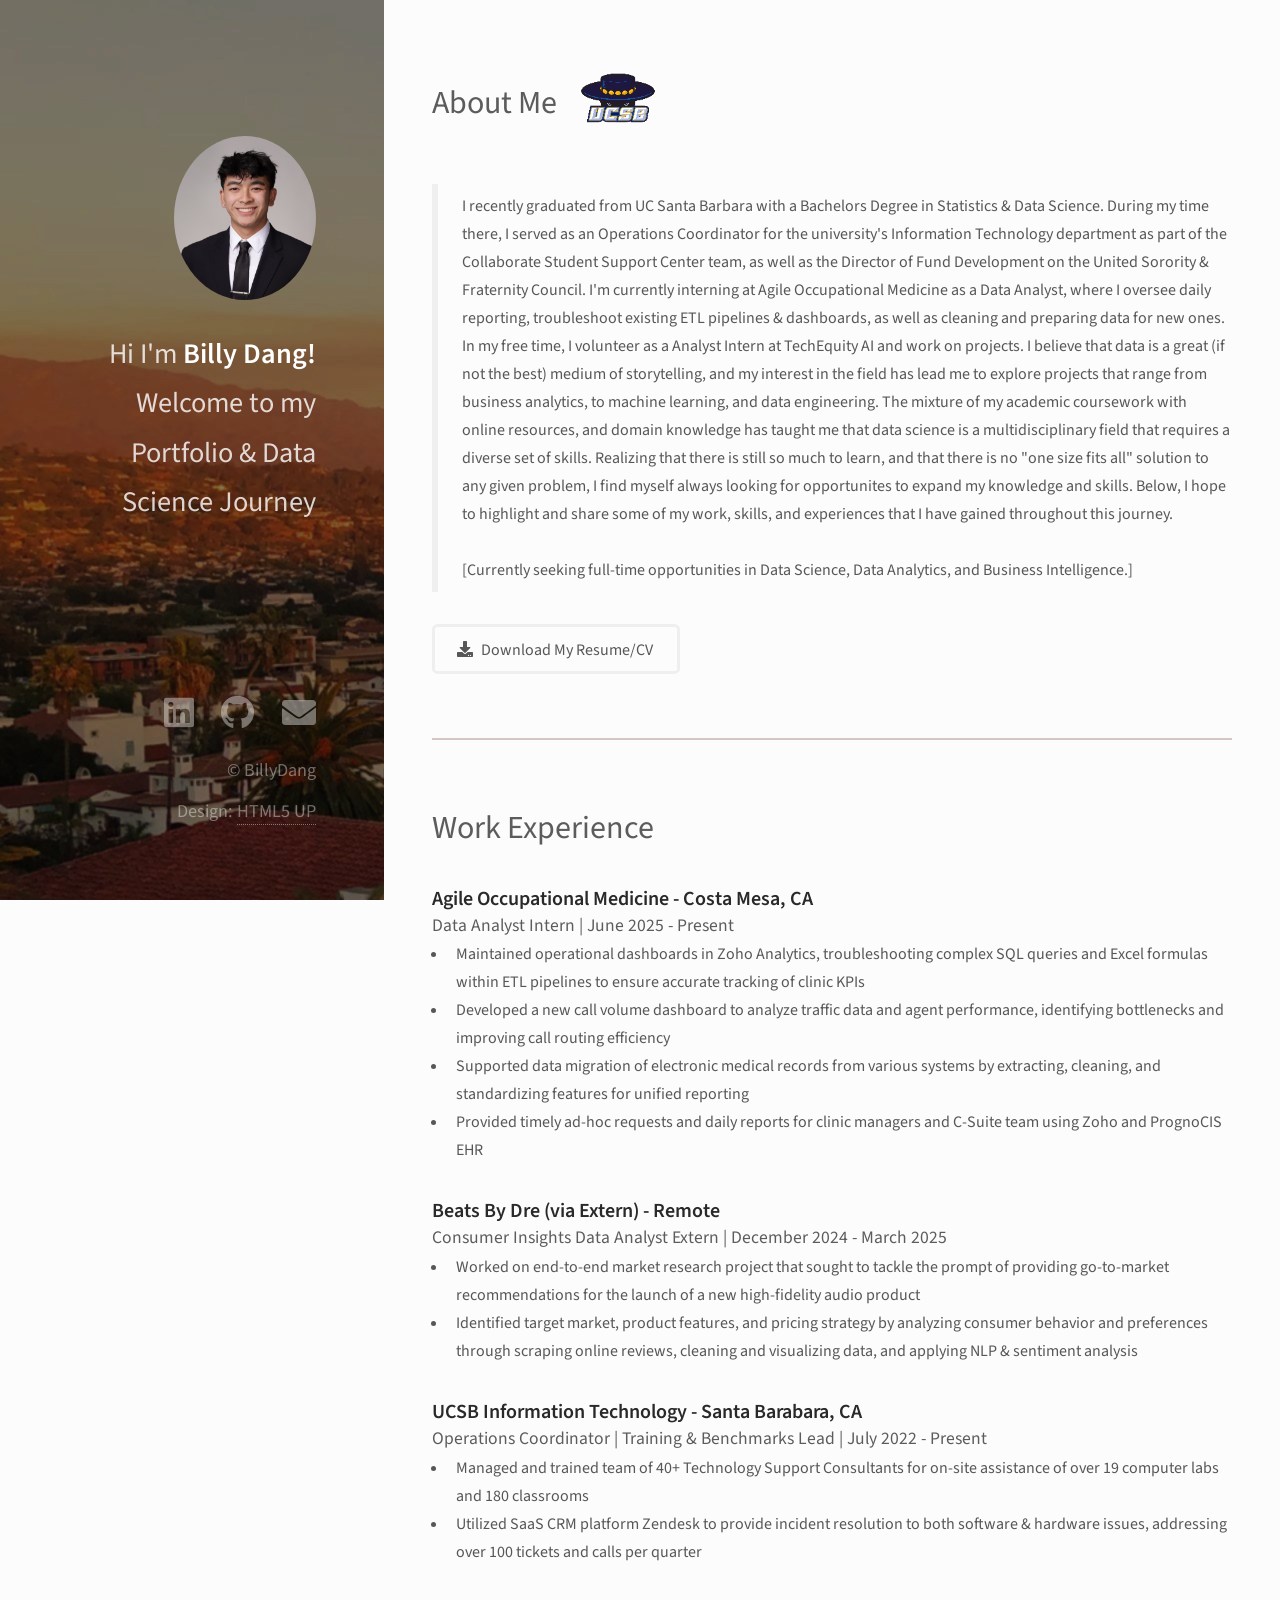
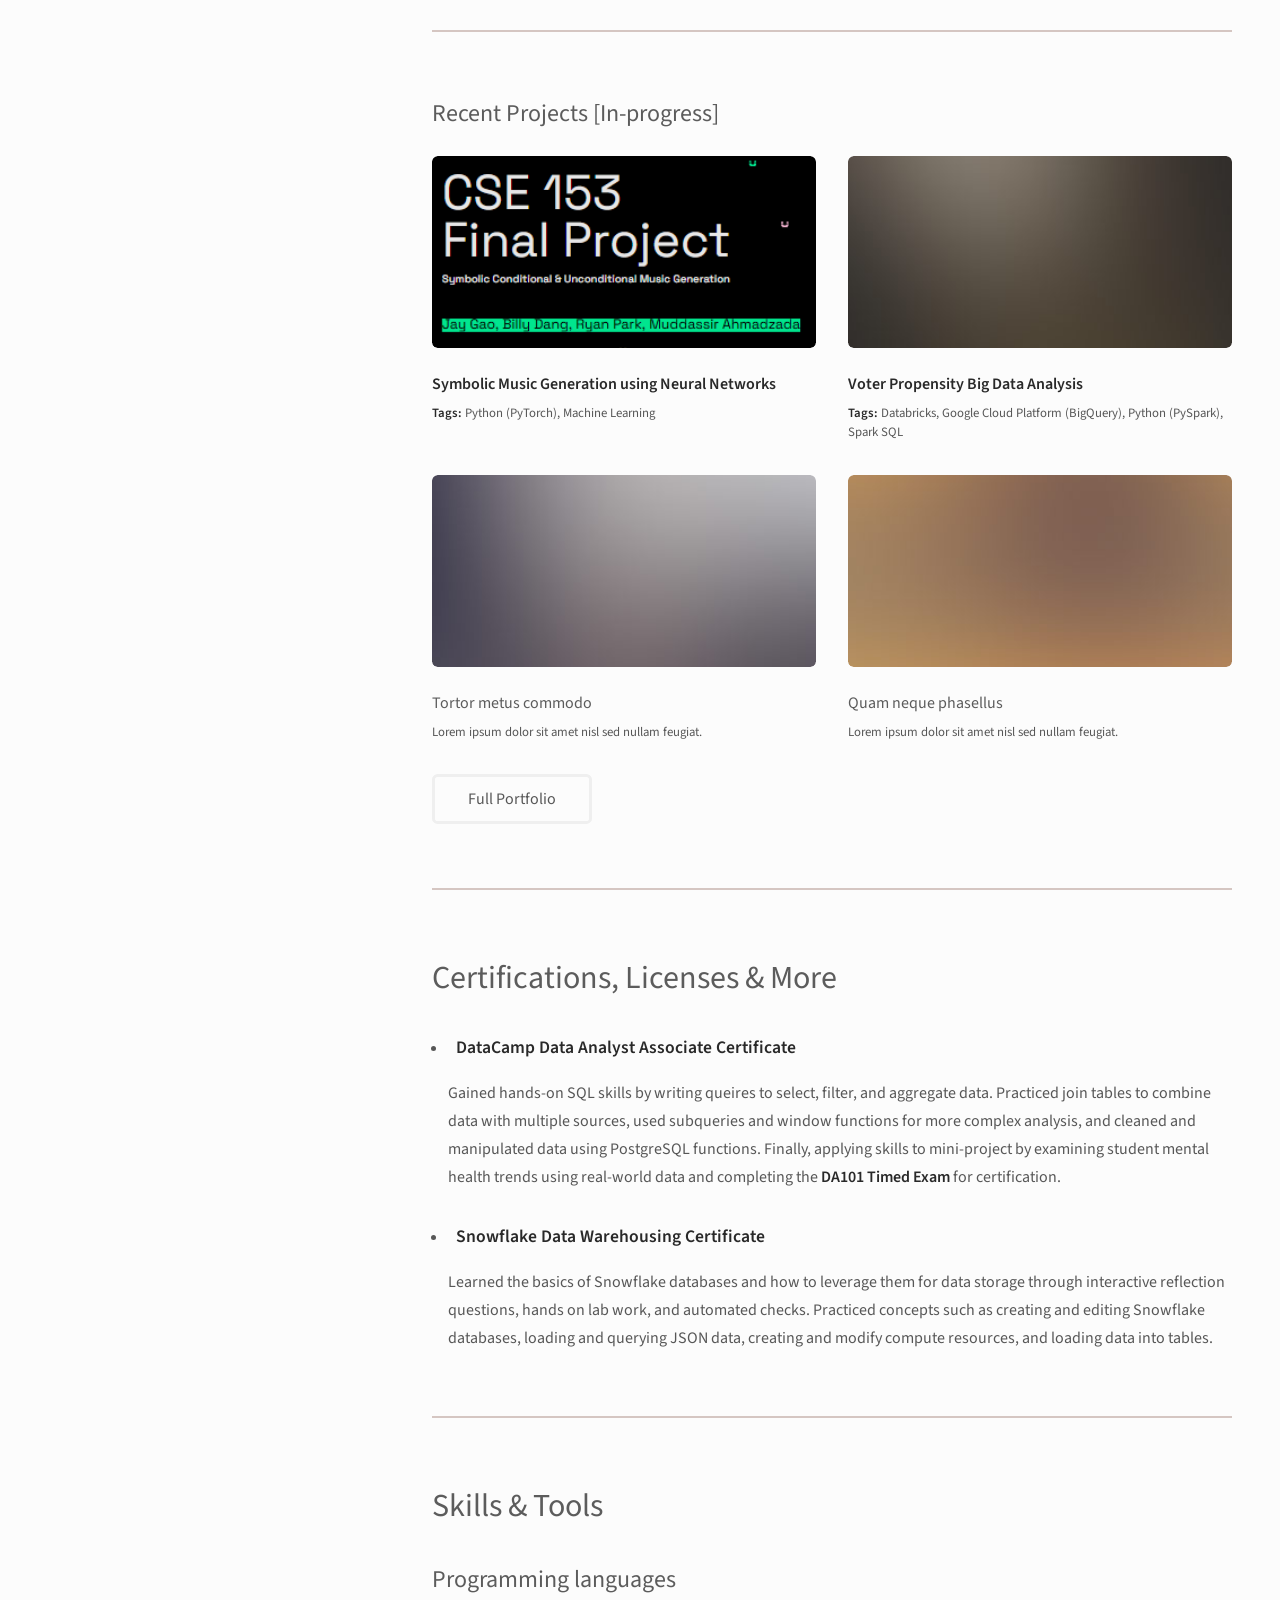
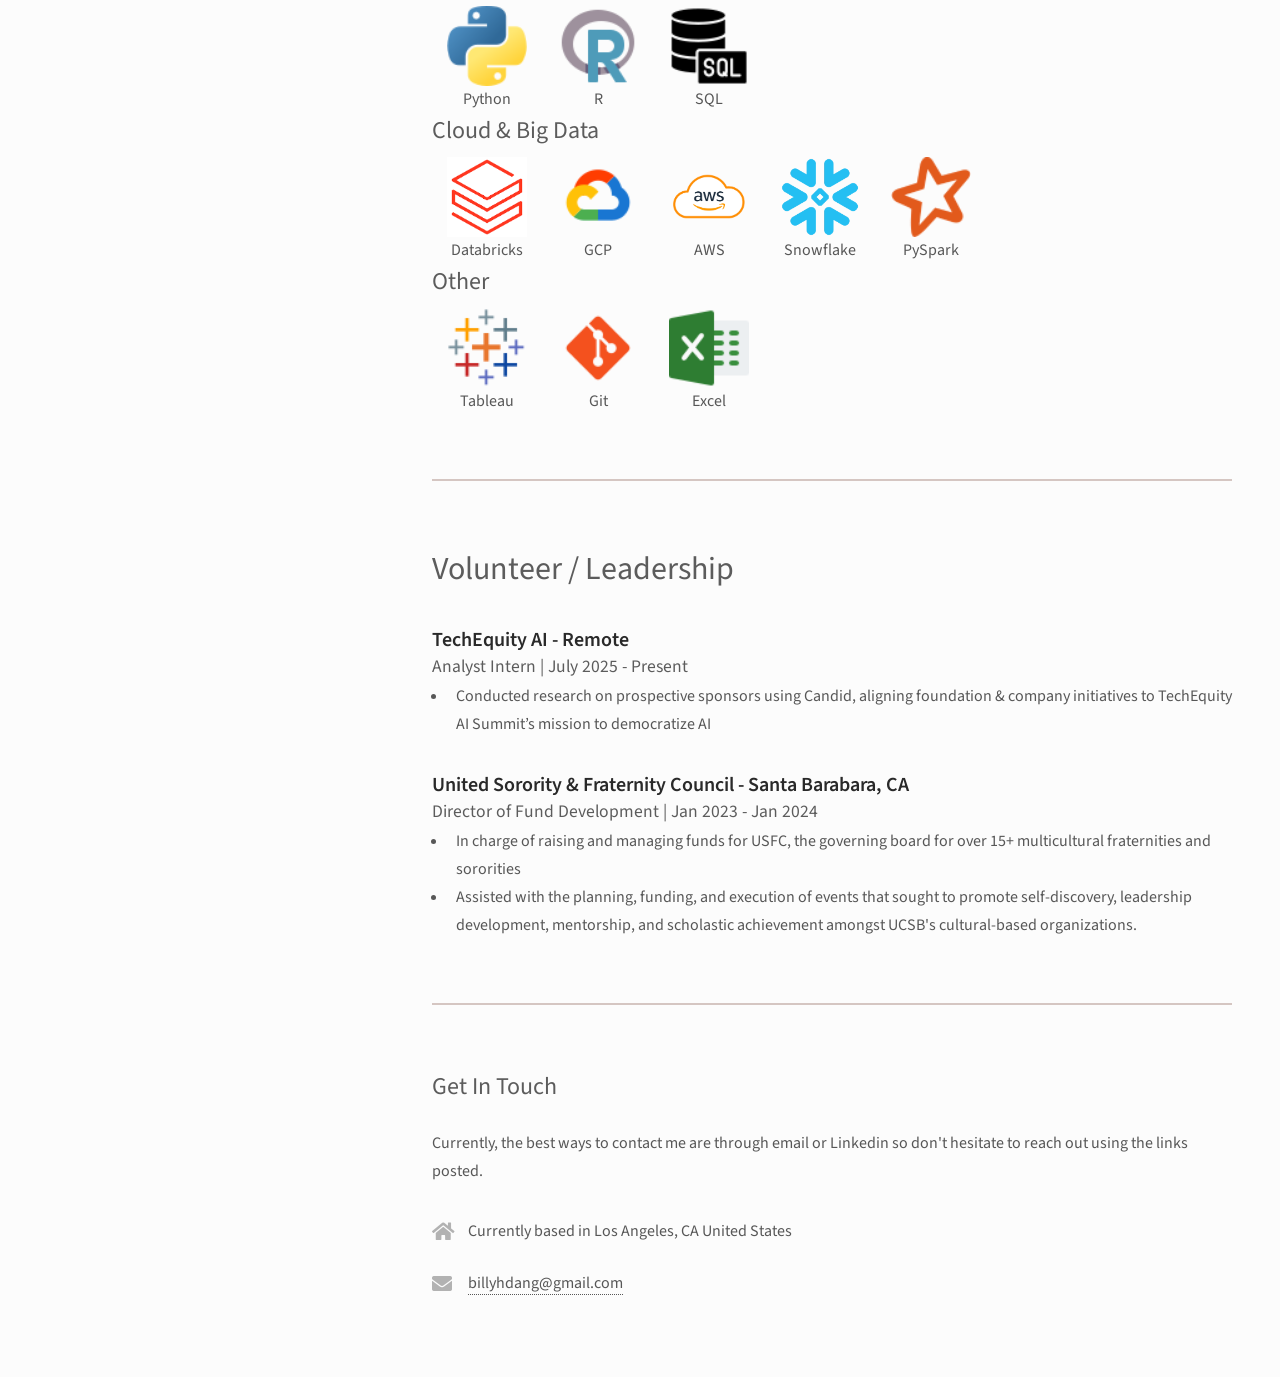
<file: index.html>
<!DOCTYPE HTML>
<!--
	Strata by HTML5 UP
	html5up.net | @ajlkn
	Free for personal and commercial use under the CCA 3.0 license (html5up.net/license)
-->
<html>
	<head>
	
		<title>Billy Dang</title>
		<meta charset="utf-8" />
		<meta name="viewport" content="width=device-width, initial-scale=.5, user-scalable=yes" />
		<link rel="stylesheet" href="assets/css/main.css" />
	</head>
	<body class="is-preload">

		<!-- Header -->
			<header id="header">
				<div class="inner">
					<a href="#" class="image avatar"><img src="images/linkedINprofile.png" alt="" /></a>
					<h1>Hi I'm <strong>Billy Dang!</strong>
						<br>
						Welcome to my Portfolio 
						<br>
						& Data Science Journey
					</h1>
				</div>
			</header>

		<!-- Main -->
			<div id="main">

				<!-- One -->
					<section id="one">
						<header class="major">
							<h1 style="margin-top:-1.2em;">About Me 
								<span style="display: inline-block; vertical-align: middle; margin-left: 15px;">
  <img src="images/gaucho_emblem.png" alt="" style="width:80px; height:auto;">
</span>
								 
						</header>
						<p> 
							<blockquote>
							 I recently graduated from UC Santa Barbara with a Bachelors Degree in Statistics & Data Science. During my time there, I served as an Operations Coordinator for the university's 
							Information Technology department as part of the Collaborate Student Support Center team, as well as the Director of Fund Development on the United Sorority & Fraternity Council. I'm 
							currently interning at Agile Occupational Medicine as a Data Analyst, where I oversee daily reporting, troubleshoot existing ETL pipelines & dashboards, as well as cleaning and preparing data for new ones. 
							In my free time, I volunteer as a Analyst Intern at TechEquity AI and work on projects. I believe that data is a great (if not the best) medium of storytelling, and my interest in the field 
							has lead me to explore projects that range from business analytics, to machine learning, and data engineering. The mixture of my academic coursework with
							online resources, and domain knowledge has taught me that data science is a multidisciplinary field that requires a diverse set of skills. Realizing that 
							there is still so much to learn, and that there is no "one size fits all" solution to any given problem, I find myself always looking for opportunites to 
							expand my knowledge and skills. Below, I hope to highlight and share some of my work, skills, and experiences that I have gained throughout this journey. 
							<br>
							<br>
							[Currently seeking full-time opportunities in Data Science, Data Analytics, and Business Intelligence.]
							</blockquote>
						</p>
						<ul class="actions">
							<li><a href="#" class="button icon solid fa-download">Download My Resume/CV</a></li>
						</ul>
					</section>

					<!-- Work Experience -->
					<section id="Work Experience">
						<header class="major">
							<h1>Work Experience</h1>
						</header>
						<h3>
						<b> Agile Occupational Medicine - Costa Mesa, CA </b></h3>
						<h4 style="margin-top:-1.2em;">Data Analyst Intern | June 2025 - Present</h4>
						<ul>
							<li style="margin-top:-1.0em">Maintained operational dashboards in Zoho Analytics, troubleshooting complex SQL queries and Excel formulas
								within ETL pipelines to ensure accurate tracking of clinic KPIs
							</li>
							<li style="margin-top:-0em">Developed a new call volume dashboard to analyze traffic data and agent performance, identifying bottlenecks and 
								improving call routing efficiency
							</li>
							<li style="margin-top:-0em">Supported data migration of electronic medical records from various systems by extracting, cleaning, and standardizing
								features for unified reporting
							</li>
							<li style="margin-top:-0em"> Provided timely ad-hoc requests and daily reports for clinic managers and C-Suite team using Zoho and PrognoCIS EHR
							</li>
						</ul>
						<h3>
						<b> Beats By Dre (via Extern) - Remote </b></h3>
						<h4 style="margin-top:-1.2em;">Consumer Insights Data Analyst Extern | December 2024 - March 2025</h4>
						<ul>
							<li style="margin-top:-1.0em">Worked on end-to-end market research project that sought to tackle the prompt of providing go-to-market recommendations for 
								the launch of a new high-fidelity audio product
							</li>
							<li style="margin-top:-0em">Identified target market, product features, and pricing strategy
								by analyzing consumer behavior and preferences through scraping online reviews, cleaning and visualizing data, and applying NLP & sentiment analysis
							</li>
						</ul>
						<h3>
						<b> UCSB Information Technology - Santa Barabara, CA	</b></h3>
						<h4 style="margin-top:-1.2em;">Operations Coordinator | Training & Benchmarks Lead | July 2022 - Present</h4>
						<ul>
							<li style="margin-top:-1.0em">Managed and trained team of 40+ Technology Support Consultants for on-site assistance of over 19 computer labs and 180 classrooms</li>
							<li style="margin-top:-0.0em">Utilized SaaS CRM platform Zendesk to provide incident resolution to both software & hardware issues, addressing
								over 100 tickets and calls per quarter
							</li>
							
						</ul>

					</section>

				<!-- Two -->
					<section id="two">
						<h2>Recent Projects [In-progress]</h2>
						<div class="row">
							<article class="col-6 col-12-xsmall work-item">
								 <a href="https://docs.google.com/presentation/d/1RUZlHOOTI1PqEzNYswzdbMIDwDRQ6agpHtql-iK6PIQ/edit?slide=id.g35f656237ba_0_0#slide=id.g35f656237ba_0_0" target="_blank" rel="noopener noreferrer" class="image fit thumb"><img src="images/fulls/153_proj.png" alt="Symbolic Music Generation Project" /></a>
								<h3><b>Symbolic Music Generation using Neural Networks</b> </h3>
								<p><b>Tags:</b> Python (PyTorch), Machine Learning</p>
							</article>
							<article class="col-6 col-12-xsmall work-item">
								<a href="images/fulls/02.jpg" class="image fit thumb"><img src="images/thumbs/02.jpg" alt="" /></a>
								<h3><b>Voter Propensity Big Data Analysis</b></h3>
								<p><b>Tags:</b> Databricks, Google Cloud Platform (BigQuery), Python (PySpark), Spark SQL </p>
							</article>
							<article class="col-6 col-12-xsmall work-item">
								<a href="images/fulls/03.jpg" class="image fit thumb"><img src="images/thumbs/03.jpg" alt="" /></a>
								<h3>Tortor metus commodo</h3>
								<p>Lorem ipsum dolor sit amet nisl sed nullam feugiat.</p>
							</article>
							<article class="col-6 col-12-xsmall work-item">
								<a href="images/fulls/04.jpg" class="image fit thumb"><img src="images/thumbs/04.jpg" alt="" /></a>
								<h3>Quam neque phasellus</h3>
								<p>Lorem ipsum dolor sit amet nisl sed nullam feugiat.</p>
							</article>
							<!--
							<article class="col-6 col-12-xsmall work-item">
								<a href="images/fulls/05.jpg" class="image fit thumb"><img src="images/thumbs/05.jpg" alt="" /></a>
								<h3>Nunc enim commodo aliquet</h3>
								<p>Lorem ipsum dolor sit amet nisl sed nullam feugiat.</p>
							</article>
							<article class="col-6 col-12-xsmall work-item">
								<a href="images/fulls/06.jpg" class="image fit thumb"><img src="images/thumbs/06.jpg" alt="" /></a>
								<h3>Risus ornare lacinia</h3>
								<p>Lorem ipsum dolor sit amet nisl sed nullam feugiat.</p>
							</article>
							-->
						</div>
						<ul class="actions">
							<li><a href="https://github.com/billydanggg" class="button">Full Portfolio</a></li>
						</ul>
					
					</section>
				
					<!-- Certifications -->
					<section id="Certifications">
						<header class="major">
							<h2>Certifications, Licenses & More</h2>
						</header>
							<ul>
								
						    <li><h4><b>
								DataCamp Data Analyst Associate Certificate</h4></li>
								</b>
								<p>Gained hands-on SQL skills by writing queires to select, filter, and aggregate data. Practiced join tables to combine data with multiple sources, used subqueries and window functions for
									more complex analysis, and cleaned and manipulated data using PostgreSQL functions. Finally, applying skills to mini-project by examining student mental health trends using real-world data
									and completing the <strong>DA101 Timed Exam</strong> for certification.
								</p>
							<li><h4><b>
								Snowflake Data Warehousing Certificate</h4></li></b>
								
								<p>Learned the basics of Snowflake databases and how to leverage them for data storage through interactive reflection questions, hands on lab work, and automated checks. Practiced concepts such as creating and editing Snowflake databases, loading and querying JSON data, creating and modify compute resources, and loading data into tables.</p>
		

					</section>

					<!-- Skills & Tools -->

					
					<section id="Skills & Tools">
						<header class="major">
							<h2>Skills & Tools</h2>
						</header>

						<h2>Programming languages</h2>
						<div style="margin-top:-1em;" class="tool-skills">
						<div class="tool-skill">
							<img src="images/python.png" alt="Python" />
							<div>Python</div>
						</div>
  						<div class="tool-skill">
    					<img src="images/r.png" alt="R" />
    					<div>R</div>
						</div>
						<div class="tool-skill">
							<img src="images/sql.png" alt="AWS" />
							<div>SQL</div>
						</div>

						</div>
						
						<h2>Cloud & Big Data</h2>
						<div style="margin-top:-1em;" class="tool-skills">
						
						<div class="tool-skill">
							<img src="images/databricks_.png" alt="databricks" />
							<div>Databricks</div>
						</div>
  						<div class="tool-skill">
    					<img src="images/gcp.png" alt="Google Cloud" />
    					<div>GCP</div>
						</div>
						<div class="tool-skill">
							<img src="images/AWS-Logo.png" alt="AWS" />
							<div>AWS</div>
						</div>
						<div class="tool-skill">
							<img src="images/snowflake.png" alt="AWS" />
							<div>Snowflake</div>
						</div>
						<div class="tool-skill">
							<img src="images/pyspark.png" alt="PySpark" />
							<div>PySpark</div>
						</div>

						</div>

						<h2>Other</h2>
						<div style="margin-top:-1em;" class="tool-skills">
  						<div class="tool-skill">
    					<img src="images/tableau.png" alt="Google Cloud" />
    					<div>Tableau</div>
						</div>
						<div class="tool-skill">
							<img src="images/git.png" alt="AWS" />
							<div>Git</div>
						</div>
						<div class="tool-skill">
							<img src="images/excel.png" alt="Excel" />
							<div>Excel</div>
						</div>
						</div>

					</section>
					
					<!-- Volunteer / Leadership Experience -->
					<section id="Volunteer / Leadership">
						<header class="major">
							<h1>Volunteer / Leadership</h1>
						</header>
												<h3>
						<b> TechEquity AI - Remote </b></h3>
						<h4 style="margin-top:-1.2em;">Analyst Intern | July 2025 - Present</h4>
						<ul>
							<li style="margin-top:-1.0em"> Conducted research on prospective sponsors using Candid, aligning foundation & company initiatives to
							TechEquity AI Summit’s mission to democratize AI
							</li>

						</ul>

						<h3>
						<b> United Sorority & Fraternity Council - Santa Barabara, CA	</b></h3>
						<h4 style="margin-top:-1.2em;">Director of Fund Development |  Jan 2023 - Jan 2024</h4>
						<ul>
							<li style="margin-top:-1.0em">In charge of raising and managing funds for USFC, the governing board for over 15+ multicultural fraternities and sororities</li>
							<li style="margin-top:-0.0em">Assisted with the planning, funding, and execution of events that sought to promote self-discovery, leadership development, mentorship, 
								and scholastic achievement amongst UCSB's cultural-based organizations. 
							</li>
							
						</ul>

					</section>

				<!-- Three -->
					<section id="three">
						<h2>Get In Touch</h2>
						<p>Currently, the best ways to contact me are through email or Linkedin so don't hesitate to reach out using the links posted.</p>
						<!-- 
						<div class="row">
							<div class="col-8 col-12-small">
								<form method="post" action="#">
									<div class="row gtr-uniform gtr-50">
										<div class="col-6 col-12-xsmall"><input type="text" name="name" id="name" placeholder="Name" /></div>
										<div class="col-6 col-12-xsmall"><input type="email" name="email" id="email" placeholder="Email" /></div>
										<div class="col-12"><textarea name="message" id="message" placeholder="Message" rows="4"></textarea></div>
									</div>
								</form>
								<ul class="actions">
									<li><input type="submit" value="Send Message" /></li>
								</ul>
							</div>

						-->
							<div class="col-4 col-12-small">
								<ul class="labeled-icons">
									<li>
										<h3 class="icon solid fa-home"><span class="label">Area</span></h3>
										Currently based in Los Angeles, CA United States
									</li>
									<li>
										<h3 class="icon solid fa-envelope"><span class="label">Email</span></h3>
										<a href="https://mail.google.com/mail/u/0/#inbox">billyhdang@gmail.com</a>
									</li>
								</ul>
							</div>
						</div>
					</section>

				<!-- Four
					<section id="four">
						<h2>Elements</h2>

						<section>
							<h4>Text</h4>
							<p>This is <b>bold</b> and this is <strong>strong lelelelelelels is <i>italic</i> and this is <em>emphasized</em>.
							This is <sup>superscript</sup> text and this is <sub>subscript</sub> text.
							This is <u>underlined</u> and this is code: <code>for (;;) { ... }</code>. Finally, <a href="#">this is a link</a>.</p>
							<hr />
							<header>
								<h4>Heading with a Subtitle</h4>
								<p>Lorem ipsum dolor sit amet nullam id egestas urna aliquam</p>
							</header>
							<p>Nunc lacinia ante nunc ac lobortis. Interdum adipiscing gravida odio porttitor sem non mi integer non faucibus ornare mi ut ante amet placerat aliquet. Volutpat eu sed ante lacinia sapien lorem accumsan varius montes viverra nibh in adipiscing blandit tempus accumsan.</p>
							<header>
								<h5>Heading with a Subtitle</h5>
								<p>Lorem ipsum dolor sit amet nullam id egestas urna aliquam</p>
							</header>
							<p>Nunc lacinia ante nunc ac lobortis. Interdum adipiscing gravida odio porttitor sem non mi integer non faucibus ornare mi ut ante amet placerat aliquet. Volutpat eu sed ante lacinia sapien lorem accumsan varius montes viverra nibh in adipiscing blandit tempus accumsan.</p>
							<hr />
							<h2>Heading Level 2</h2>
							<h3>Heading Level 3</h3>
							<h4>Heading Level 4</h4>
							<h5>Heading Level 5</h5>
							<h6>Heading Level 6</h6>
							<hr />
							<h5>Blockquote</h5>
							<blockquote>Fringilla nisl. Donec accumsan interdum nisi, quis tincidunt felis sagittis eget tempus euismod. Vestibulum ante ipsum primis in faucibus vestibulum. Blandit adipiscing eu felis iaculis volutpat ac adipiscing accumsan faucibus. Vestibulum ante ipsum primis in faucibus lorem ipsum dolor sit amet nullam adipiscing eu felis.</blockquote>
							<h5>Preformatted</h5>
							<pre><code>i = 0;

while (!deck.isInOrder()) {
print 'Iteration ' + i;
deck.shuffle();
i++;
}

print 'It took ' + i + ' iterations to sort the deck.';</code></pre>
						</section>

						<section>
							<h4>Lists</h4>
							<div class="row">
								<div class="col-6 col-12-xsmall">
									<h5>Unordered</h5>
									<ul>
										<li>Dolor pulvinar etiam magna etiam.</li>
										<li>Sagittis adipiscing lorem eleifend.</li>
										<li>Felis enim feugiat dolore viverra.</li>
									</ul>
									<h5>Alternate</h5>
									<ul class="alt">
										<li>Dolor pulvinar etiam magna etiam.</li>
										<li>Sagittis adipiscing lorem eleifend.</li>
										<li>Felis enim feugiat dolore viverra.</li>
									</ul>
								</div>
								<div class="col-6 col-12-xsmall">
									<h5>Ordered</h5>
									<ol>
										<li>Dolor pulvinar etiam magna etiam.</li>
										<li>Etiam vel felis at lorem sed viverra.</li>
										<li>Felis enim feugiat dolore viverra.</li>
										<li>Dolor pulvinar etiam magna etiam.</li>
										<li>Etiam vel felis at lorem sed viverra.</li>
										<li>Felis enim feugiat dolore viverra.</li>
									</ol>
									<h5>Icons</h5>
									<ul class="icons">
										<li><a href="#" class="icon brands fa-twitter"><span class="label">Twitter</span></a></li>
										<li><a href="#" class="icon brands fa-facebook-f"><span class="label">Facebook</span></a></li>
										<li><a href="#" class="icon brands fa-instagram"><span class="label">Instagram</span></a></li>
										<li><a href="#" class="icon brands fa-github"><span class="label">Github</span></a></li>
										<li><a href="#" class="icon brands fa-dribbble"><span class="label">Dribbble</span></a></li>
										<li><a href="#" class="icon brands fa-tumblr"><span class="label">Tumblr</span></a></li>
									</ul>
								</div>
							</div>
							<h5>Actions</h5>
							<ul class="actions">
								<li><a href="#" class="button primary">Default</a></li>
								<li><a href="#" class="button">Default</a></li>
							</ul>
							<ul class="actions small">
								<li><a href="#" class="button primary small">Small</a></li>
								<li><a href="#" class="button small">Small</a></li>
							</ul>
							<div class="row">
								<div class="col-6 col-12-small">
									<ul class="actions stacked">
										<li><a href="#" class="button primary">Default</a></li>
										<li><a href="#" class="button">Default</a></li>
									</ul>
								</div>
								<div class="col-6 col-12-small">
									<ul class="actions stacked">
										<li><a href="#" class="button primary small">Small</a></li>
										<li><a href="#" class="button small">Small</a></li>
									</ul>
								</div>
								<div class="col-6 col-12-small">
									<ul class="actions stacked">
										<li><a href="#" class="button primary fit">Default</a></li>
										<li><a href="#" class="button fit">Default</a></li>
									</ul>
								</div>
								<div class="col-6 col-12-small">
									<ul class="actions stacked">
										<li><a href="#" class="button primary small fit">Small</a></li>
										<li><a href="#" class="button small fit">Small</a></li>
									</ul>
								</div>
							</div>
						</section>

						<section>
							<h4>Table</h4>
							<h5>Default</h5>
							<div class="table-wrapper">
								<table>
									<thead>
										<tr>
											<th>Name</th>
											<th>Description</th>
											<th>Price</th>
										</tr>
									</thead>
									<tbody>
										<tr>
											<td>Item One</td>
											<td>Ante turpis integer aliquet porttitor.</td>
											<td>29.99</td>
										</tr>
										<tr>
											<td>Item Two</td>
											<td>Vis ac commodo adipiscing arcu aliquet.</td>
											<td>19.99</td>
										</tr>
										<tr>
											<td>Item Three</td>
											<td> Morbi faucibus arcu accumsan lorem.</td>
											<td>29.99</td>
										</tr>
										<tr>
											<td>Item Four</td>
											<td>Vitae integer tempus condimentum.</td>
											<td>19.99</td>
										</tr>
										<tr>
											<td>Item Five</td>
											<td>Ante turpis integer aliquet porttitor.</td>
											<td>29.99</td>
										</tr>
									</tbody>
									<tfoot>
										<tr>
											<td colspan="2"></td>
											<td>100.00</td>
										</tr>
									</tfoot>
								</table>
							</div>

							<h5>Alternate</h5>
							<div class="table-wrapper">
								<table class="alt">
									<thead>
										<tr>
											<th>Name</th>
											<th>Description</th>
											<th>Price</th>
										</tr>
									</thead>
									<tbody>
										<tr>
											<td>Item One</td>
											<td>Ante turpis integer aliquet porttitor.</td>
											<td>29.99</td>
										</tr>
										<tr>
											<td>Item Two</td>
											<td>Vis ac commodo adipiscing arcu aliquet.</td>
											<td>19.99</td>
										</tr>
										<tr>
											<td>Item Three</td>
											<td> Morbi faucibus arcu accumsan lorem.</td>
											<td>29.99</td>
										</tr>
										<tr>
											<td>Item Four</td>
											<td>Vitae integer tempus condimentum.</td>
											<td>19.99</td>
										</tr>
										<tr>
											<td>Item Five</td>
											<td>Ante turpis integer aliquet porttitor.</td>
											<td>29.99</td>
										</tr>
									</tbody>
									<tfoot>
										<tr>
											<td colspan="2"></td>
											<td>100.00</td>
										</tr>
									</tfoot>
								</table>
							</div>
						</section>

						<section>
							<h4>Buttons</h4>
							<ul class="actions">
								<li><a href="#" class="button primary">Primary</a></li>
								<li><a href="#" class="button">Default</a></li>
							</ul>
							<ul class="actions">
								<li><a href="#" class="button large">Large</a></li>
								<li><a href="#" class="button">Default</a></li>
								<li><a href="#" class="button small">Small</a></li>
							</ul>
							<ul class="actions fit">
								<li><a href="#" class="button primary fit">Fit</a></li>
								<li><a href="#" class="button fit">Fit</a></li>
							</ul>
							<ul class="actions fit small">
								<li><a href="#" class="button primary fit small">Fit + Small</a></li>
								<li><a href="#" class="button fit small">Fit + Small</a></li>
							</ul>
							<ul class="actions">
								<li><a href="#" class="button primary icon solid fa-download">Icon</a></li>
								<li><a href="#" class="button icon solid fa-download">Icon</a></li>
							</ul>
							<ul class="actions">
								<li><span class="button primary disabled">Primary</span></li>
								<li><span class="button disabled">Default</span></li>
							</ul>
						</section>

						<section>
							<h4>Form</h4>
							<form method="post" action="#">
								<div class="row gtr-uniform gtr-50">
									<div class="col-6 col-12-xsmall">
										<input type="text" name="demo-name" id="demo-name" value="" placeholder="Name" />
									</div>
									<div class="col-6 col-12-xsmall">
										<input type="email" name="demo-email" id="demo-email" value="" placeholder="Email" />
									</div>
									<div class="col-12">
										<select name="demo-category" id="demo-category">
											<option value="">- Category -</option>
											<option value="1">Manufacturing</option>
											<option value="1">Shipping</option>
											<option value="1">Administration</option>
											<option value="1">Human Resources</option>
										</select>
									</div>
									<div class="col-4 col-12-small">
										<input type="radio" id="demo-priority-low" name="demo-priority" checked>
										<label for="demo-priority-low">Low Priority</label>
									</div>
									<div class="col-4 col-12-small">
										<input type="radio" id="demo-priority-normal" name="demo-priority">
										<label for="demo-priority-normal">Normal Priority</label>
									</div>
									<div class="col-4 col-12-small">
										<input type="radio" id="demo-priority-high" name="demo-priority">
										<label for="demo-priority-high">High Priority</label>
									</div>
									<div class="col-6 col-12-small">
										<input type="checkbox" id="demo-copy" name="demo-copy">
										<label for="demo-copy">Email me a copy of this message</label>
									</div>
									<div class="col-6 col-12-small">
										<input type="checkbox" id="demo-human" name="demo-human" checked>
										<label for="demo-human">I am a human and not a robot</label>
									</div>
									<div class="col-12">
										<textarea name="demo-message" id="demo-message" placeholder="Enter your message" rows="6"></textarea>
									</div>
									<div class="col-12">
										<ul class="actions">
											<li><input type="submit" value="Send Message" class="primary" /></li>
											<li><input type="reset" value="Reset" /></li>
										</ul>
									</div>
								</div>
							</form>
						</section>

						<section>
							<h4>Image</h4>
							<h5>Fit</h5>
							<div class="box alt">
								<div class="row gtr-50 gtr-uniform">
									<div class="col-12"><span class="image fit"><img src="images/fulls/05.jpg" alt="" /></span></div>
									<div class="col-4"><span class="image fit"><img src="images/thumbs/01.jpg" alt="" /></span></div>
									<div class="col-4"><span class="image fit"><img src="images/thumbs/02.jpg" alt="" /></span></div>
									<div class="col-4"><span class="image fit"><img src="images/thumbs/03.jpg" alt="" /></span></div>
									<div class="col-4"><span class="image fit"><img src="images/thumbs/04.jpg" alt="" /></span></div>
									<div class="col-4"><span class="image fit"><img src="images/thumbs/05.jpg" alt="" /></span></div>
									<div class="col-4"><span class="image fit"><img src="images/thumbs/06.jpg" alt="" /></span></div>
									<div class="col-4"><span class="image fit"><img src="images/thumbs/03.jpg" alt="" /></span></div>
									<div class="col-4"><span class="image fit"><img src="images/thumbs/02.jpg" alt="" /></span></div>
									<div class="col-4"><span class="image fit"><img src="images/thumbs/01.jpg" alt="" /></span></div>
								</div>
							</div>
							<h5>Left &amp; Right</h5>
							<p><span class="image left"><img src="images/gaucho_emblem.png" alt="" /></span>Fringilla nisl. Donec accumsan interdum nisi, quis tincidunt felis sagittis eget. tempus euismod. Vestibulum ante ipsum primis in faucibus vestibulum. Blandit adipiscing eu felis iaculis volutpat ac adipiscing accumsan eu faucibus. Integer ac pellentesque praesent tincidunt felis sagittis eget. tempus euismod. Vestibulum ante ipsum primis in faucibus vestibulum. Blandit adipiscing eu felis iaculis volutpat ac adipiscing accumsan eu faucibus. Integer ac pellentesque praesent. Donec accumsan interdum nisi, quis tincidunt felis sagittis eget. tempus euismod. Vestibulum ante ipsum primis in faucibus vestibulum. Blandit adipiscing eu felis iaculis volutpat ac adipiscing accumsan eu faucibus. Integer ac pellentesque praesent tincidunt felis sagittis eget. tempus euismod. Vestibulum ante ipsum primis in faucibus vestibulum. Blandit adipiscing eu felis iaculis volutpat ac adipiscing accumsan eu faucibus. Integer ac pellentesque praesent.</p>
							<p><span class="image right"><img src="images/avatar.jpg" alt="" /></span>Fringilla nisl. Donec accumsan interdum nisi, quis tincidunt felis sagittis eget. tempus euismod. Vestibulum ante ipsum primis in faucibus vestibulum. Blandit adipiscing eu felis iaculis volutpat ac adipiscing accumsan eu faucibus. Integer ac pellentesque praesent tincidunt felis sagittis eget. tempus euismod. Vestibulum ante ipsum primis in faucibus vestibulum. Blandit adipiscing eu felis iaculis volutpat ac adipiscing accumsan eu faucibus. Integer ac pellentesque praesent. Donec accumsan interdum nisi, quis tincidunt felis sagittis eget. tempus euismod. Vestibulum ante ipsum primis in faucibus vestibulum. Blandit adipiscing eu felis iaculis volutpat ac adipiscing accumsan eu faucibus. Integer ac pellentesque praesent tincidunt felis sagittis eget. tempus euismod. Vestibulum ante ipsum primis in faucibus vestibulum. Blandit adipiscing eu felis iaculis volutpat ac adipiscing accumsan eu faucibus. Integer ac pellentesque praesent.</p>
						</section>

					</section>
				

			</div>
		
			 -->

		<!-- Footer -->
			<footer id="footer">
				<div class="inner">
					<ul class="icons">
						<li><a href="https://www.linkedin.com/in/billy-dang-/" class="icon brands fa-linkedin"><span class="label">Linkedin</span></a></li>
						<li><a href="https://github.com/billydanggg" class="icon brands fa-github"><span class="label">Github</span></a></li>
						<li><a href="https://mail.google.com/mail/u/0/#inbox" class="icon solid fa-envelope"><span class="label">Email</span></a></li>
					</ul>
					<ul class="copyright">
						<li>&copy; BillyDang</li><li>Design: <a href="http://html5up.net">HTML5 UP</a></li>
					</ul>
				</div>
			</footer>

		<!-- Scripts -->
			<script src="assets/js/jquery.min.js"></script>
			<script src="assets/js/jquery.poptrox.min.js"></script>
			<script src="assets/js/browser.min.js"></script>
			<script src="assets/js/breakpoints.min.js"></script>
			<script src="assets/js/util.js"></script>
			<script src="assets/js/main.js"></script>

	</body>
</html>
</file>
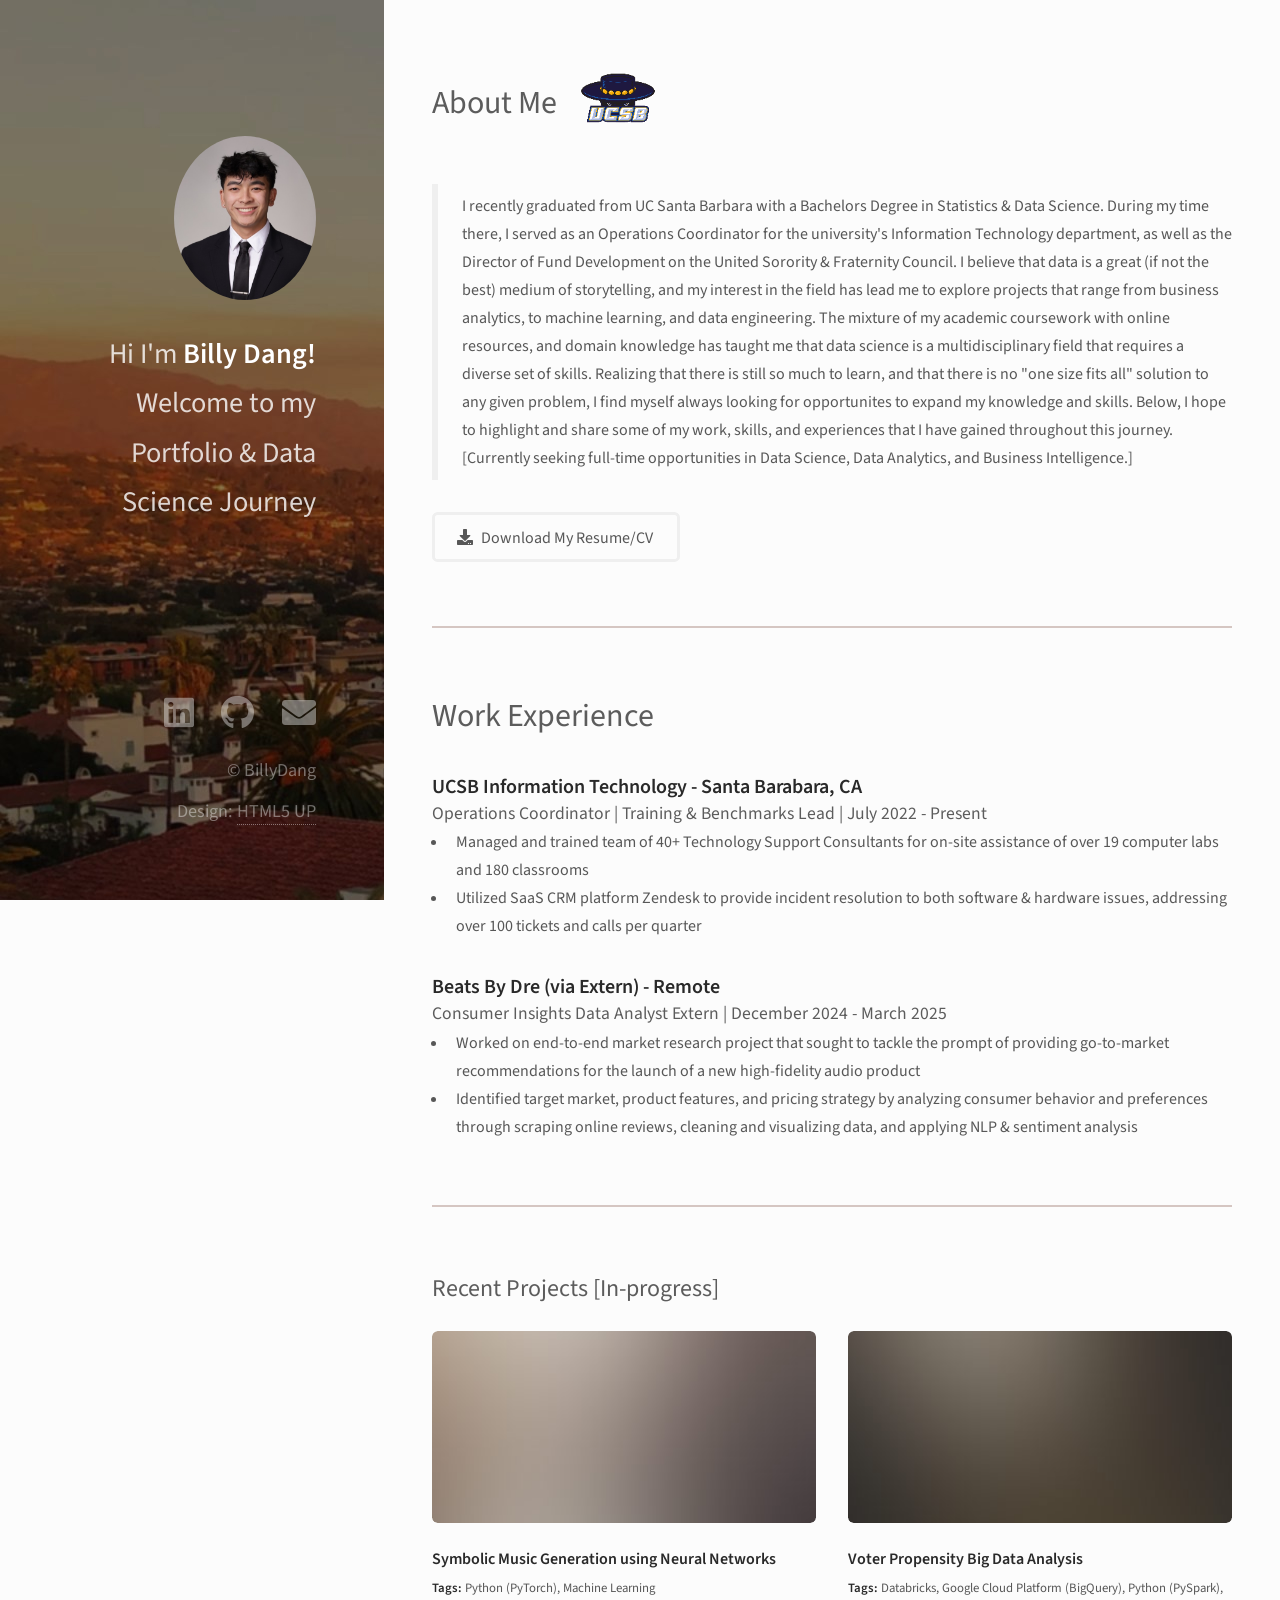
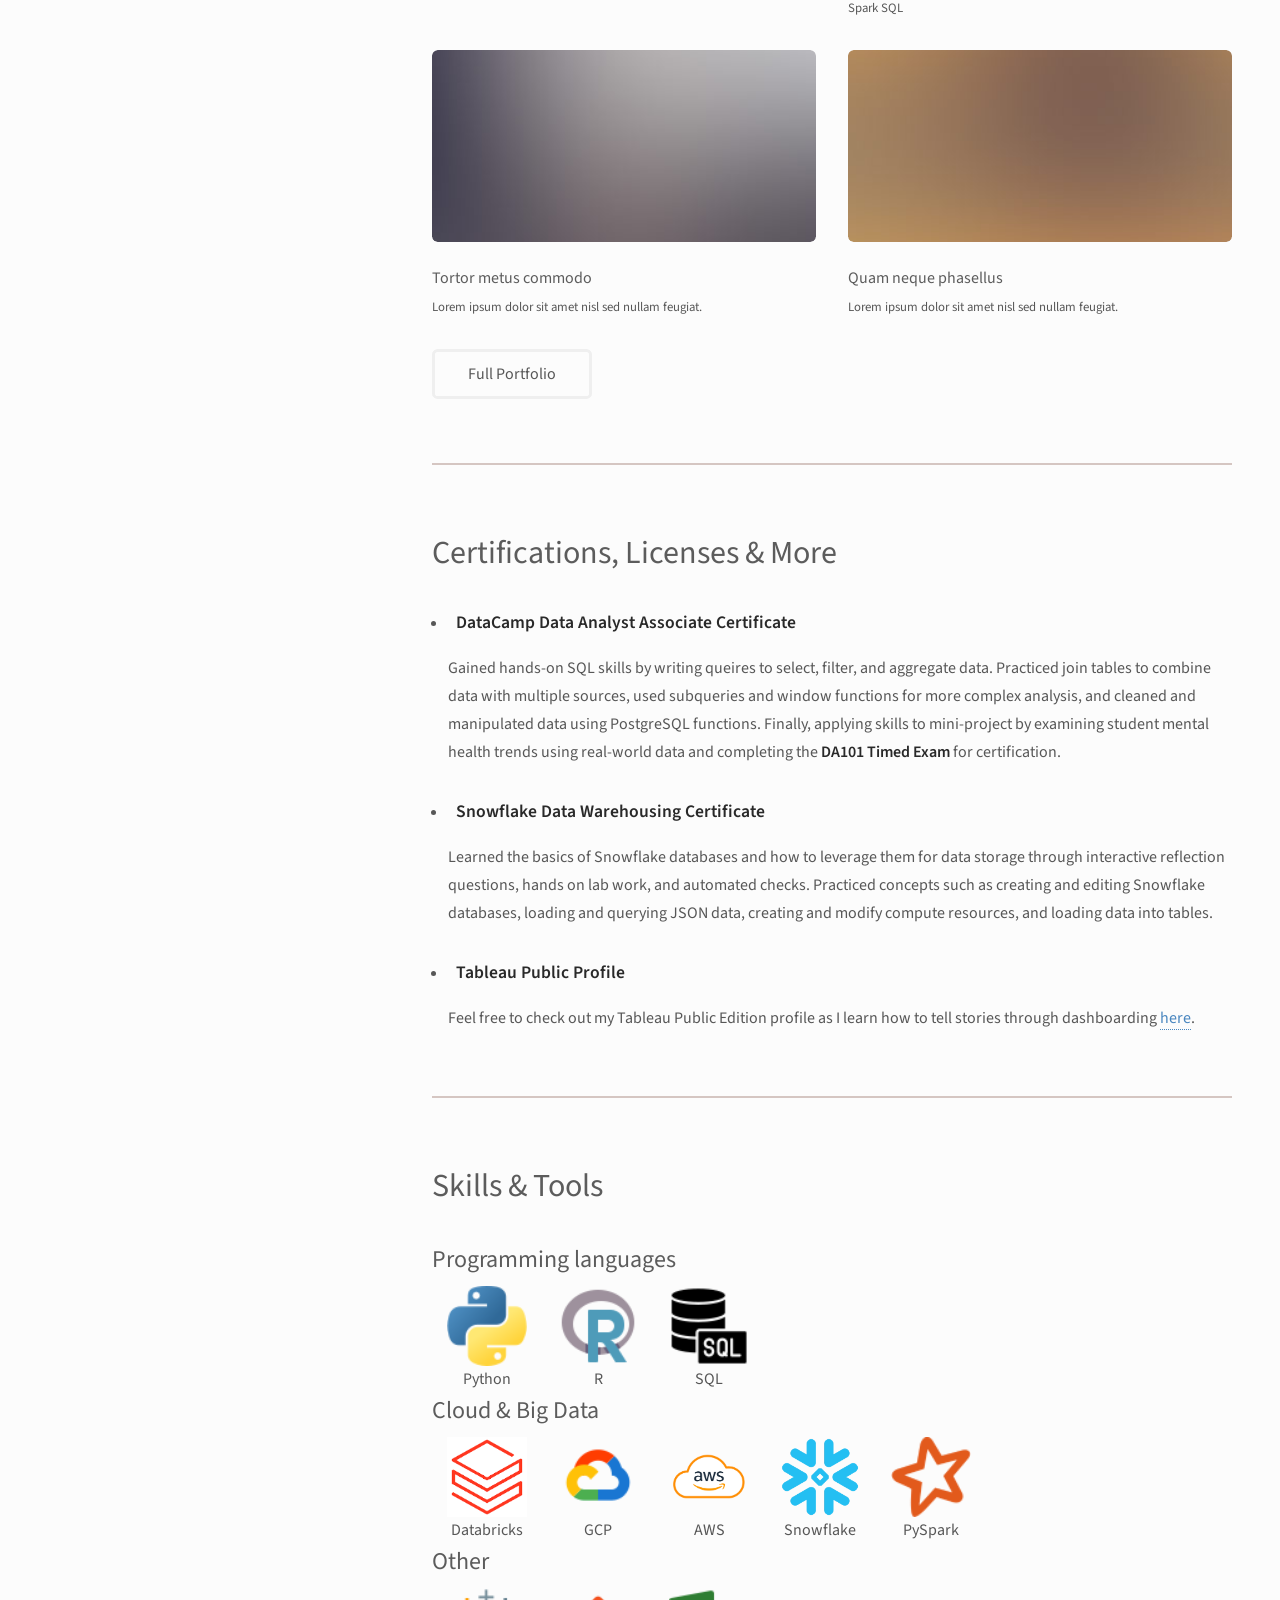
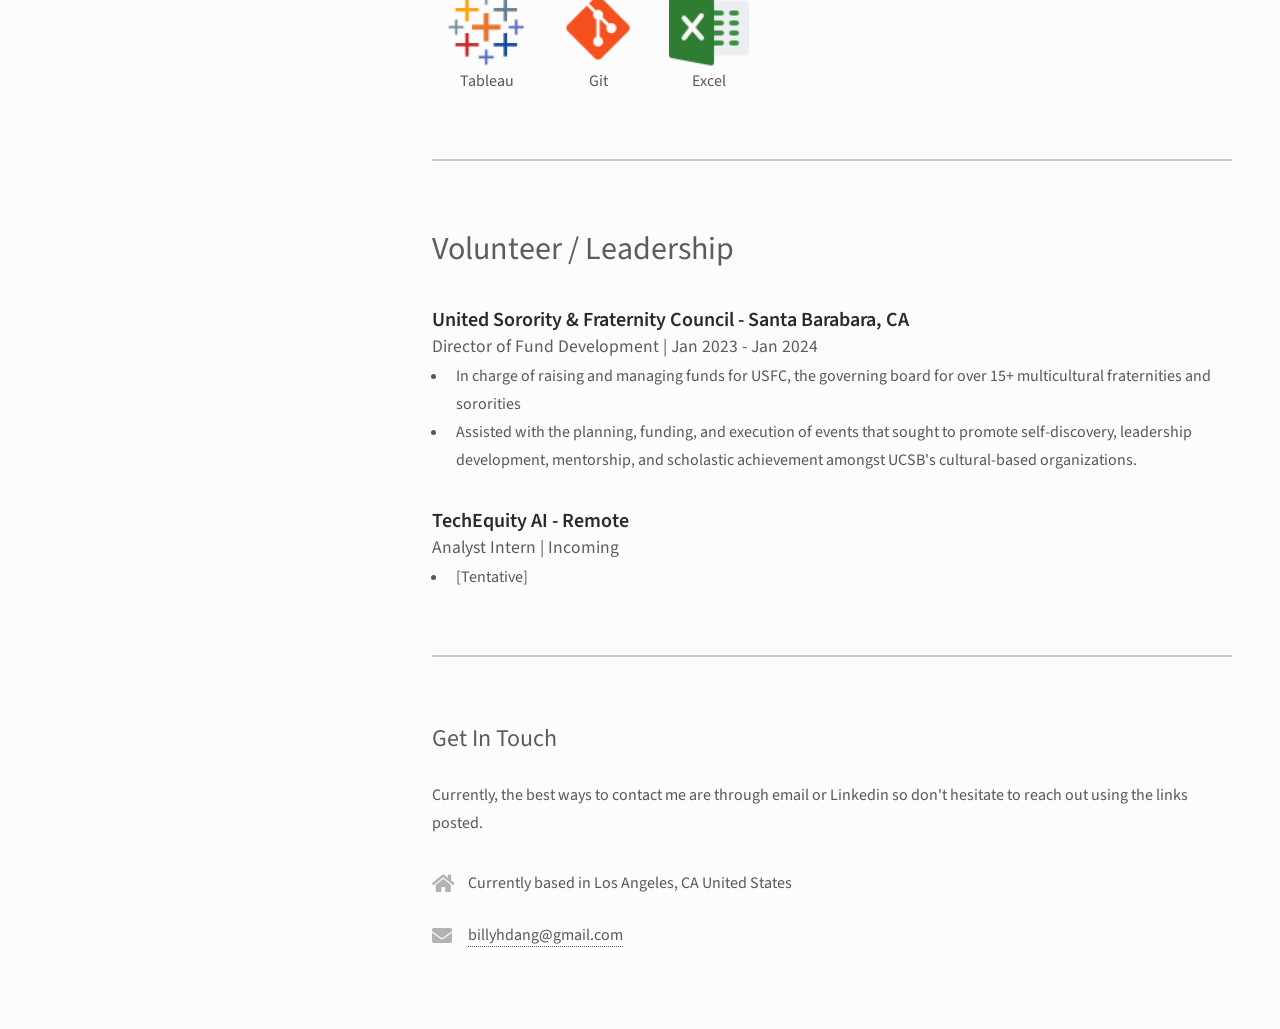
<file: main_page.html>
<!DOCTYPE HTML>
<!--
	Strata by HTML5 UP
	html5up.net | @ajlkn
	Free for personal and commercial use under the CCA 3.0 license (html5up.net/license)
-->
<html>
	<head>
		<title>Billy Dang</title>
		<meta charset="utf-8" />
		<meta name="viewport" content="width=device-width, initial-scale=1, user-scalable=no" />
		<link rel="stylesheet" href="assets/css/main.css" />
	</head>
	<body class="is-preload">

		<!-- Header -->
			<header id="header">
				<div class="inner">
					<a href="#" class="image avatar"><img src="images/linkedINprofile.png" alt="" /></a>
					<h1>Hi I'm <strong>Billy Dang!</strong>
						<br>
						Welcome to my Portfolio 
						<br>
						& Data Science Journey
					</h1>
				</div>
			</header>

		<!-- Main -->
			<div id="main">

				<!-- One -->
					<section id="one">
						<header class="major">
							<h1 style="margin-top:-1.2em;">About Me 
								<span style="display: inline-block; vertical-align: middle; margin-left: 15px;">
  <img src="images/gaucho_emblem.png" alt="" style="width:80px; height:auto;">
</span>
								 
						</header>
						<p> 
							<blockquote>
							 I recently graduated from UC Santa Barbara with a Bachelors Degree in Statistics & Data Science. During my time there, I served as an Operations Coordinator for the university's 
							Information Technology department, as well as the Director of Fund Development on the United Sorority & Fraternity Council. I believe that data is a great (if not the best) medium of storytelling, and my interest in the field 
							has lead me to explore projects that range from business analytics, to machine learning, and data engineering. The mixture of my academic coursework with
							online resources, and domain knowledge has taught me that data science is a multidisciplinary field that requires a diverse set of skills. Realizing that 
							there is still so much to learn, and that there is no "one size fits all" solution to any given problem, I find myself always looking for opportunites to 
							expand my knowledge and skills. Below, I hope to highlight and share some of my work, skills, and experiences that I have gained throughout this journey. 
							<br>
							[Currently seeking full-time opportunities in Data Science, Data Analytics, and Business Intelligence.]
							</blockquote>
						</p>
						<ul class="actions">
							<li><a href="#" class="button icon solid fa-download">Download My Resume/CV</a></li>
						</ul>
					</section>

					<!-- Work Experience -->
					<section id="Work Experience">
						<header class="major">
							<h1>Work Experience</h1>
						</header>
						<h3>
						<b> UCSB Information Technology - Santa Barabara, CA	</b></h3>
						<h4 style="margin-top:-1.2em;">Operations Coordinator | Training & Benchmarks Lead | July 2022 - Present</h4>
						<ul>
							<li style="margin-top:-1.0em">Managed and trained team of 40+ Technology Support Consultants for on-site assistance of over 19 computer labs and 180 classrooms</li>
							<li style="margin-top:-0.0em">Utilized SaaS CRM platform Zendesk to provide incident resolution to both software & hardware issues, addressing
								over 100 tickets and calls per quarter
							</li>
							
						</ul>
						<h3>
						<b> Beats By Dre (via Extern) - Remote </b></h3>
						<h4 style="margin-top:-1.2em;">Consumer Insights Data Analyst Extern | December 2024 - March 2025</h4>
						<ul>
							<li style="margin-top:-1.0em">Worked on end-to-end market research project that sought to tackle the prompt of providing go-to-market recommendations for 
								the launch of a new high-fidelity audio product
							</li>
							<li style="margin-top:-0em">Identified target market, product features, and pricing strategy
								by analyzing consumer behavior and preferences through scraping online reviews, cleaning and visualizing data, and applying NLP & sentiment analysis
							</li>
						</ul>
					</section>

				<!-- Two -->
					<section id="two">
						<h2>Recent Projects [In-progress]</h2>
						<div class="row">
							<article class="col-6 col-12-xsmall work-item">
								<a href="images/fulls/01.jpg" class="image fit thumb"><img src="images/thumbs/01.jpg" alt="" /></a>
								<h3><b>Symbolic Music Generation using Neural Networks</b> </h3>
								<p><b>Tags:</b> Python (PyTorch), Machine Learning</p>
							</article>
							<article class="col-6 col-12-xsmall work-item">
								<a href="images/fulls/02.jpg" class="image fit thumb"><img src="images/thumbs/02.jpg" alt="" /></a>
								<h3><b>Voter Propensity Big Data Analysis</b></h3>
								<p><b>Tags:</b> Databricks, Google Cloud Platform (BigQuery), Python (PySpark), Spark SQL </p>
							</article>
							<article class="col-6 col-12-xsmall work-item">
								<a href="images/fulls/03.jpg" class="image fit thumb"><img src="images/thumbs/03.jpg" alt="" /></a>
								<h3>Tortor metus commodo</h3>
								<p>Lorem ipsum dolor sit amet nisl sed nullam feugiat.</p>
							</article>
							<article class="col-6 col-12-xsmall work-item">
								<a href="images/fulls/04.jpg" class="image fit thumb"><img src="images/thumbs/04.jpg" alt="" /></a>
								<h3>Quam neque phasellus</h3>
								<p>Lorem ipsum dolor sit amet nisl sed nullam feugiat.</p>
							</article>
							<!--
							<article class="col-6 col-12-xsmall work-item">
								<a href="images/fulls/05.jpg" class="image fit thumb"><img src="images/thumbs/05.jpg" alt="" /></a>
								<h3>Nunc enim commodo aliquet</h3>
								<p>Lorem ipsum dolor sit amet nisl sed nullam feugiat.</p>
							</article>
							<article class="col-6 col-12-xsmall work-item">
								<a href="images/fulls/06.jpg" class="image fit thumb"><img src="images/thumbs/06.jpg" alt="" /></a>
								<h3>Risus ornare lacinia</h3>
								<p>Lorem ipsum dolor sit amet nisl sed nullam feugiat.</p>
							</article>
							-->
						</div>
						<ul class="actions">
							<li><a href="https://github.com/billydanggg" class="button">Full Portfolio</a></li>
						</ul>
					
					</section>
				
					<!-- Certifications -->
					<section id="Certifications">
						<header class="major">
							<h2>Certifications, Licenses & More</h2>
						</header>
							<ul>
								
						    <li><h4><b>
								DataCamp Data Analyst Associate Certificate</h4></li>
								</b>
								<p>Gained hands-on SQL skills by writing queires to select, filter, and aggregate data. Practiced join tables to combine data with multiple sources, used subqueries and window functions for
									more complex analysis, and cleaned and manipulated data using PostgreSQL functions. Finally, applying skills to mini-project by examining student mental health trends using real-world data
									and completing the <strong>DA101 Timed Exam</strong> for certification.
								</p>
							<li><h4><b>
								Snowflake Data Warehousing Certificate</h4></li></b>
								
								<p>Learned the basics of Snowflake databases and how to leverage them for data storage through interactive reflection questions, hands on lab work, and automated checks. Practiced concepts such as creating and editing Snowflake databases, loading and querying JSON data, creating and modify compute resources, and loading data into tables.</p>
								
							 <li><h4><b>
								Tableau Public Profile</h4></li>
							 </b>
								<p>Feel free to check out my Tableau Public Edition profile as I learn how to tell stories through dashboarding <a href="https://www.hackerrank.com/profile/billyhdang">here</a href>. </p>
								</b>
							</ul>

					</section>

					<!-- Skills & Tools -->

					
					<section id="Skills & Tools">
						<header class="major">
							<h2>Skills & Tools</h2>
						</header>

						<h2>Programming languages</h2>
						<div style="margin-top:-1em;" class="tool-skills">
						<div class="tool-skill">
							<img src="images/python.png" alt="Python" />
							<div>Python</div>
						</div>
  						<div class="tool-skill">
    					<img src="images/r.png" alt="R" />
    					<div>R</div>
						</div>
						<div class="tool-skill">
							<img src="images/sql.png" alt="AWS" />
							<div>SQL</div>
						</div>

						</div>
						
						<h2>Cloud & Big Data</h2>
						<div style="margin-top:-1em;" class="tool-skills">
						
						<div class="tool-skill">
							<img src="images/databricks_.png" alt="databricks" />
							<div>Databricks</div>
						</div>
  						<div class="tool-skill">
    					<img src="images/gcp.png" alt="Google Cloud" />
    					<div>GCP</div>
						</div>
						<div class="tool-skill">
							<img src="images/AWS-Logo.png" alt="AWS" />
							<div>AWS</div>
						</div>
						<div class="tool-skill">
							<img src="images/snowflake.png" alt="AWS" />
							<div>Snowflake</div>
						</div>
						<div class="tool-skill">
							<img src="images/pyspark.png" alt="PySpark" />
							<div>PySpark</div>
						</div>

						</div>

						<h2>Other</h2>
						<div style="margin-top:-1em;" class="tool-skills">
  						<div class="tool-skill">
    					<img src="images/tableau.png" alt="Google Cloud" />
    					<div>Tableau</div>
						</div>
						<div class="tool-skill">
							<img src="images/git.png" alt="AWS" />
							<div>Git</div>
						</div>
						<div class="tool-skill">
							<img src="images/excel.png" alt="Excel" />
							<div>Excel</div>
						</div>
						</div>

					</section>
					
					<!-- Volunteer / Leadership Experience -->
					<section id="Volunteer / Leadership">
						<header class="major">
							<h1>Volunteer / Leadership</h1>
						</header>
						<h3>
						<b> United Sorority & Fraternity Council - Santa Barabara, CA	</b></h3>
						<h4 style="margin-top:-1.2em;">Director of Fund Development |  Jan 2023 - Jan 2024</h4>
						<ul>
							<li style="margin-top:-1.0em">In charge of raising and managing funds for USFC, the governing board for over 15+ multicultural fraternities and sororities</li>
							<li style="margin-top:-0.0em">Assisted with the planning, funding, and execution of events that sought to promote self-discovery, leadership development, mentorship, 
								and scholastic achievement amongst UCSB's cultural-based organizations. 
							</li>
							
						</ul>
						<h3>
						<b> TechEquity AI - Remote </b></h3>
						<h4 style="margin-top:-1.2em;">Analyst Intern | Incoming</h4>
						<ul>
							<li style="margin-top:-1.0em"> [Tentative]
							</li>

						</ul>
					</section>

				<!-- Three -->
					<section id="three">
						<h2>Get In Touch</h2>
						<p>Currently, the best ways to contact me are through email or Linkedin so don't hesitate to reach out using the links posted.</p>
						<!-- 
						<div class="row">
							<div class="col-8 col-12-small">
								<form method="post" action="#">
									<div class="row gtr-uniform gtr-50">
										<div class="col-6 col-12-xsmall"><input type="text" name="name" id="name" placeholder="Name" /></div>
										<div class="col-6 col-12-xsmall"><input type="email" name="email" id="email" placeholder="Email" /></div>
										<div class="col-12"><textarea name="message" id="message" placeholder="Message" rows="4"></textarea></div>
									</div>
								</form>
								<ul class="actions">
									<li><input type="submit" value="Send Message" /></li>
								</ul>
							</div>

						-->
							<div class="col-4 col-12-small">
								<ul class="labeled-icons">
									<li>
										<h3 class="icon solid fa-home"><span class="label">Area</span></h3>
										Currently based in Los Angeles, CA United States
									</li>
									<li>
										<h3 class="icon solid fa-envelope"><span class="label">Email</span></h3>
										<a href="https://mail.google.com/mail/u/0/#inbox">billyhdang@gmail.com</a>
									</li>
								</ul>
							</div>
						</div>
					</section>

				<!-- Four
					<section id="four">
						<h2>Elements</h2>

						<section>
							<h4>Text</h4>
							<p>This is <b>bold</b> and this is <strong>strong lelelelelelels is <i>italic</i> and this is <em>emphasized</em>.
							This is <sup>superscript</sup> text and this is <sub>subscript</sub> text.
							This is <u>underlined</u> and this is code: <code>for (;;) { ... }</code>. Finally, <a href="#">this is a link</a>.</p>
							<hr />
							<header>
								<h4>Heading with a Subtitle</h4>
								<p>Lorem ipsum dolor sit amet nullam id egestas urna aliquam</p>
							</header>
							<p>Nunc lacinia ante nunc ac lobortis. Interdum adipiscing gravida odio porttitor sem non mi integer non faucibus ornare mi ut ante amet placerat aliquet. Volutpat eu sed ante lacinia sapien lorem accumsan varius montes viverra nibh in adipiscing blandit tempus accumsan.</p>
							<header>
								<h5>Heading with a Subtitle</h5>
								<p>Lorem ipsum dolor sit amet nullam id egestas urna aliquam</p>
							</header>
							<p>Nunc lacinia ante nunc ac lobortis. Interdum adipiscing gravida odio porttitor sem non mi integer non faucibus ornare mi ut ante amet placerat aliquet. Volutpat eu sed ante lacinia sapien lorem accumsan varius montes viverra nibh in adipiscing blandit tempus accumsan.</p>
							<hr />
							<h2>Heading Level 2</h2>
							<h3>Heading Level 3</h3>
							<h4>Heading Level 4</h4>
							<h5>Heading Level 5</h5>
							<h6>Heading Level 6</h6>
							<hr />
							<h5>Blockquote</h5>
							<blockquote>Fringilla nisl. Donec accumsan interdum nisi, quis tincidunt felis sagittis eget tempus euismod. Vestibulum ante ipsum primis in faucibus vestibulum. Blandit adipiscing eu felis iaculis volutpat ac adipiscing accumsan faucibus. Vestibulum ante ipsum primis in faucibus lorem ipsum dolor sit amet nullam adipiscing eu felis.</blockquote>
							<h5>Preformatted</h5>
							<pre><code>i = 0;

while (!deck.isInOrder()) {
print 'Iteration ' + i;
deck.shuffle();
i++;
}

print 'It took ' + i + ' iterations to sort the deck.';</code></pre>
						</section>

						<section>
							<h4>Lists</h4>
							<div class="row">
								<div class="col-6 col-12-xsmall">
									<h5>Unordered</h5>
									<ul>
										<li>Dolor pulvinar etiam magna etiam.</li>
										<li>Sagittis adipiscing lorem eleifend.</li>
										<li>Felis enim feugiat dolore viverra.</li>
									</ul>
									<h5>Alternate</h5>
									<ul class="alt">
										<li>Dolor pulvinar etiam magna etiam.</li>
										<li>Sagittis adipiscing lorem eleifend.</li>
										<li>Felis enim feugiat dolore viverra.</li>
									</ul>
								</div>
								<div class="col-6 col-12-xsmall">
									<h5>Ordered</h5>
									<ol>
										<li>Dolor pulvinar etiam magna etiam.</li>
										<li>Etiam vel felis at lorem sed viverra.</li>
										<li>Felis enim feugiat dolore viverra.</li>
										<li>Dolor pulvinar etiam magna etiam.</li>
										<li>Etiam vel felis at lorem sed viverra.</li>
										<li>Felis enim feugiat dolore viverra.</li>
									</ol>
									<h5>Icons</h5>
									<ul class="icons">
										<li><a href="#" class="icon brands fa-twitter"><span class="label">Twitter</span></a></li>
										<li><a href="#" class="icon brands fa-facebook-f"><span class="label">Facebook</span></a></li>
										<li><a href="#" class="icon brands fa-instagram"><span class="label">Instagram</span></a></li>
										<li><a href="#" class="icon brands fa-github"><span class="label">Github</span></a></li>
										<li><a href="#" class="icon brands fa-dribbble"><span class="label">Dribbble</span></a></li>
										<li><a href="#" class="icon brands fa-tumblr"><span class="label">Tumblr</span></a></li>
									</ul>
								</div>
							</div>
							<h5>Actions</h5>
							<ul class="actions">
								<li><a href="#" class="button primary">Default</a></li>
								<li><a href="#" class="button">Default</a></li>
							</ul>
							<ul class="actions small">
								<li><a href="#" class="button primary small">Small</a></li>
								<li><a href="#" class="button small">Small</a></li>
							</ul>
							<div class="row">
								<div class="col-6 col-12-small">
									<ul class="actions stacked">
										<li><a href="#" class="button primary">Default</a></li>
										<li><a href="#" class="button">Default</a></li>
									</ul>
								</div>
								<div class="col-6 col-12-small">
									<ul class="actions stacked">
										<li><a href="#" class="button primary small">Small</a></li>
										<li><a href="#" class="button small">Small</a></li>
									</ul>
								</div>
								<div class="col-6 col-12-small">
									<ul class="actions stacked">
										<li><a href="#" class="button primary fit">Default</a></li>
										<li><a href="#" class="button fit">Default</a></li>
									</ul>
								</div>
								<div class="col-6 col-12-small">
									<ul class="actions stacked">
										<li><a href="#" class="button primary small fit">Small</a></li>
										<li><a href="#" class="button small fit">Small</a></li>
									</ul>
								</div>
							</div>
						</section>

						<section>
							<h4>Table</h4>
							<h5>Default</h5>
							<div class="table-wrapper">
								<table>
									<thead>
										<tr>
											<th>Name</th>
											<th>Description</th>
											<th>Price</th>
										</tr>
									</thead>
									<tbody>
										<tr>
											<td>Item One</td>
											<td>Ante turpis integer aliquet porttitor.</td>
											<td>29.99</td>
										</tr>
										<tr>
											<td>Item Two</td>
											<td>Vis ac commodo adipiscing arcu aliquet.</td>
											<td>19.99</td>
										</tr>
										<tr>
											<td>Item Three</td>
											<td> Morbi faucibus arcu accumsan lorem.</td>
											<td>29.99</td>
										</tr>
										<tr>
											<td>Item Four</td>
											<td>Vitae integer tempus condimentum.</td>
											<td>19.99</td>
										</tr>
										<tr>
											<td>Item Five</td>
											<td>Ante turpis integer aliquet porttitor.</td>
											<td>29.99</td>
										</tr>
									</tbody>
									<tfoot>
										<tr>
											<td colspan="2"></td>
											<td>100.00</td>
										</tr>
									</tfoot>
								</table>
							</div>

							<h5>Alternate</h5>
							<div class="table-wrapper">
								<table class="alt">
									<thead>
										<tr>
											<th>Name</th>
											<th>Description</th>
											<th>Price</th>
										</tr>
									</thead>
									<tbody>
										<tr>
											<td>Item One</td>
											<td>Ante turpis integer aliquet porttitor.</td>
											<td>29.99</td>
										</tr>
										<tr>
											<td>Item Two</td>
											<td>Vis ac commodo adipiscing arcu aliquet.</td>
											<td>19.99</td>
										</tr>
										<tr>
											<td>Item Three</td>
											<td> Morbi faucibus arcu accumsan lorem.</td>
											<td>29.99</td>
										</tr>
										<tr>
											<td>Item Four</td>
											<td>Vitae integer tempus condimentum.</td>
											<td>19.99</td>
										</tr>
										<tr>
											<td>Item Five</td>
											<td>Ante turpis integer aliquet porttitor.</td>
											<td>29.99</td>
										</tr>
									</tbody>
									<tfoot>
										<tr>
											<td colspan="2"></td>
											<td>100.00</td>
										</tr>
									</tfoot>
								</table>
							</div>
						</section>

						<section>
							<h4>Buttons</h4>
							<ul class="actions">
								<li><a href="#" class="button primary">Primary</a></li>
								<li><a href="#" class="button">Default</a></li>
							</ul>
							<ul class="actions">
								<li><a href="#" class="button large">Large</a></li>
								<li><a href="#" class="button">Default</a></li>
								<li><a href="#" class="button small">Small</a></li>
							</ul>
							<ul class="actions fit">
								<li><a href="#" class="button primary fit">Fit</a></li>
								<li><a href="#" class="button fit">Fit</a></li>
							</ul>
							<ul class="actions fit small">
								<li><a href="#" class="button primary fit small">Fit + Small</a></li>
								<li><a href="#" class="button fit small">Fit + Small</a></li>
							</ul>
							<ul class="actions">
								<li><a href="#" class="button primary icon solid fa-download">Icon</a></li>
								<li><a href="#" class="button icon solid fa-download">Icon</a></li>
							</ul>
							<ul class="actions">
								<li><span class="button primary disabled">Primary</span></li>
								<li><span class="button disabled">Default</span></li>
							</ul>
						</section>

						<section>
							<h4>Form</h4>
							<form method="post" action="#">
								<div class="row gtr-uniform gtr-50">
									<div class="col-6 col-12-xsmall">
										<input type="text" name="demo-name" id="demo-name" value="" placeholder="Name" />
									</div>
									<div class="col-6 col-12-xsmall">
										<input type="email" name="demo-email" id="demo-email" value="" placeholder="Email" />
									</div>
									<div class="col-12">
										<select name="demo-category" id="demo-category">
											<option value="">- Category -</option>
											<option value="1">Manufacturing</option>
											<option value="1">Shipping</option>
											<option value="1">Administration</option>
											<option value="1">Human Resources</option>
										</select>
									</div>
									<div class="col-4 col-12-small">
										<input type="radio" id="demo-priority-low" name="demo-priority" checked>
										<label for="demo-priority-low">Low Priority</label>
									</div>
									<div class="col-4 col-12-small">
										<input type="radio" id="demo-priority-normal" name="demo-priority">
										<label for="demo-priority-normal">Normal Priority</label>
									</div>
									<div class="col-4 col-12-small">
										<input type="radio" id="demo-priority-high" name="demo-priority">
										<label for="demo-priority-high">High Priority</label>
									</div>
									<div class="col-6 col-12-small">
										<input type="checkbox" id="demo-copy" name="demo-copy">
										<label for="demo-copy">Email me a copy of this message</label>
									</div>
									<div class="col-6 col-12-small">
										<input type="checkbox" id="demo-human" name="demo-human" checked>
										<label for="demo-human">I am a human and not a robot</label>
									</div>
									<div class="col-12">
										<textarea name="demo-message" id="demo-message" placeholder="Enter your message" rows="6"></textarea>
									</div>
									<div class="col-12">
										<ul class="actions">
											<li><input type="submit" value="Send Message" class="primary" /></li>
											<li><input type="reset" value="Reset" /></li>
										</ul>
									</div>
								</div>
							</form>
						</section>

						<section>
							<h4>Image</h4>
							<h5>Fit</h5>
							<div class="box alt">
								<div class="row gtr-50 gtr-uniform">
									<div class="col-12"><span class="image fit"><img src="images/fulls/05.jpg" alt="" /></span></div>
									<div class="col-4"><span class="image fit"><img src="images/thumbs/01.jpg" alt="" /></span></div>
									<div class="col-4"><span class="image fit"><img src="images/thumbs/02.jpg" alt="" /></span></div>
									<div class="col-4"><span class="image fit"><img src="images/thumbs/03.jpg" alt="" /></span></div>
									<div class="col-4"><span class="image fit"><img src="images/thumbs/04.jpg" alt="" /></span></div>
									<div class="col-4"><span class="image fit"><img src="images/thumbs/05.jpg" alt="" /></span></div>
									<div class="col-4"><span class="image fit"><img src="images/thumbs/06.jpg" alt="" /></span></div>
									<div class="col-4"><span class="image fit"><img src="images/thumbs/03.jpg" alt="" /></span></div>
									<div class="col-4"><span class="image fit"><img src="images/thumbs/02.jpg" alt="" /></span></div>
									<div class="col-4"><span class="image fit"><img src="images/thumbs/01.jpg" alt="" /></span></div>
								</div>
							</div>
							<h5>Left &amp; Right</h5>
							<p><span class="image left"><img src="images/gaucho_emblem.png" alt="" /></span>Fringilla nisl. Donec accumsan interdum nisi, quis tincidunt felis sagittis eget. tempus euismod. Vestibulum ante ipsum primis in faucibus vestibulum. Blandit adipiscing eu felis iaculis volutpat ac adipiscing accumsan eu faucibus. Integer ac pellentesque praesent tincidunt felis sagittis eget. tempus euismod. Vestibulum ante ipsum primis in faucibus vestibulum. Blandit adipiscing eu felis iaculis volutpat ac adipiscing accumsan eu faucibus. Integer ac pellentesque praesent. Donec accumsan interdum nisi, quis tincidunt felis sagittis eget. tempus euismod. Vestibulum ante ipsum primis in faucibus vestibulum. Blandit adipiscing eu felis iaculis volutpat ac adipiscing accumsan eu faucibus. Integer ac pellentesque praesent tincidunt felis sagittis eget. tempus euismod. Vestibulum ante ipsum primis in faucibus vestibulum. Blandit adipiscing eu felis iaculis volutpat ac adipiscing accumsan eu faucibus. Integer ac pellentesque praesent.</p>
							<p><span class="image right"><img src="images/avatar.jpg" alt="" /></span>Fringilla nisl. Donec accumsan interdum nisi, quis tincidunt felis sagittis eget. tempus euismod. Vestibulum ante ipsum primis in faucibus vestibulum. Blandit adipiscing eu felis iaculis volutpat ac adipiscing accumsan eu faucibus. Integer ac pellentesque praesent tincidunt felis sagittis eget. tempus euismod. Vestibulum ante ipsum primis in faucibus vestibulum. Blandit adipiscing eu felis iaculis volutpat ac adipiscing accumsan eu faucibus. Integer ac pellentesque praesent. Donec accumsan interdum nisi, quis tincidunt felis sagittis eget. tempus euismod. Vestibulum ante ipsum primis in faucibus vestibulum. Blandit adipiscing eu felis iaculis volutpat ac adipiscing accumsan eu faucibus. Integer ac pellentesque praesent tincidunt felis sagittis eget. tempus euismod. Vestibulum ante ipsum primis in faucibus vestibulum. Blandit adipiscing eu felis iaculis volutpat ac adipiscing accumsan eu faucibus. Integer ac pellentesque praesent.</p>
						</section>

					</section>
				

			</div>
		
			 -->

		<!-- Footer -->
			<footer id="footer">
				<div class="inner">
					<ul class="icons">
						<li><a href="https://www.linkedin.com/in/billy-dang-/" class="icon brands fa-linkedin"><span class="label">Linkedin</span></a></li>
						<li><a href="https://github.com/billydanggg" class="icon brands fa-github"><span class="label">Github</span></a></li>
						<li><a href="https://mail.google.com/mail/u/0/#inbox" class="icon solid fa-envelope"><span class="label">Email</span></a></li>
					</ul>
					<ul class="copyright">
						<li>&copy; BillyDang</li><li>Design: <a href="http://html5up.net">HTML5 UP</a></li>
					</ul>
				</div>
			</footer>

		<!-- Scripts -->
			<script src="assets/js/jquery.min.js"></script>
			<script src="assets/js/jquery.poptrox.min.js"></script>
			<script src="assets/js/browser.min.js"></script>
			<script src="assets/js/breakpoints.min.js"></script>
			<script src="assets/js/util.js"></script>
			<script src="assets/js/main.js"></script>

	</body>
</html>
</file>
<file: assets/css/main.css>
@import url("fontawesome-all.min.css");
@import url("https://fonts.googleapis.com/css?family=Source+Sans+Pro:400,400italic");

/*
	Strata by HTML5 UP
	html5up.net | @ajlkn
	Free for personal and commercial use under the CCA 3.0 license (html5up.net/license)
*/

html, body, div, span, applet, object,
iframe, h1, h2, h3, h4, h5, h6, p, blockquote,
pre, a, abbr, acronym, address, big, cite,
code, del, dfn, em, img, ins, kbd, q, s, samp,
small, strike, strong, sub, sup, tt, var, b,
u, i, center, dl, dt, dd, ol, ul, li, fieldset,
form, label, legend, table, caption, tbody,
tfoot, thead, tr, th, td, article, aside,
canvas, details, embed, figure, figcaption,
footer, header, hgroup, menu, nav, output, ruby,
section, summary, time, mark, audio, video {
	margin: 0;
	padding: 0;
	border: 0;
	font-size: 100%;
	font: inherit;
	vertical-align: baseline;}

article, aside, details, figcaption, figure,
footer, header, hgroup, menu, nav, section {
	display: block;}

body {
	line-height: 1;
}

ol, ul {
	list-style: none;
}

blockquote, q {
	quotes: none;
}

	blockquote:before, blockquote:after, q:before, q:after {
		content: '';
		content: none;
	}

table {
	border-collapse: collapse;
	border-spacing: 0;
}

body {
	-webkit-text-size-adjust: none;
}

mark {
	background-color: transparent;
	color: inherit;
}

input::-moz-focus-inner {
	border: 0;
	padding: 0;
}

input, select, textarea {
	-moz-appearance: none;
	-webkit-appearance: none;
	-ms-appearance: none;
	appearance: none;
}

/* Basic */

	html {
		box-sizing: border-box;
	}

	*, *:before, *:after {
		box-sizing: inherit;
	}

	body {
		background: #fcfcfc;
	}

		body.is-preload *, body.is-preload *:before, body.is-preload *:after {
			-moz-animation: none !important;
			-webkit-animation: none !important;
			-ms-animation: none !important;
			animation: none !important;
			-moz-transition: none !important;
			-webkit-transition: none !important;
			-ms-transition: none !important;
			transition: none !important;
		}

	body, input, select, textarea {
		color: #575757;
		font-family: "Source Sans Pro", Helvetica, sans-serif;
		font-size: 14pt; /* Adjust this to "Zoom in and Zoom out*/
		font-weight: 400;
		line-height: 1.75em;
	}

	a {
		-moz-transition: color 0.2s ease-in-out, border-color 0.2s ease-in-out;
		-webkit-transition: color 0.2s ease-in-out, border-color 0.2s ease-in-out;
		-ms-transition: color 0.2s ease-in-out, border-color 0.2s ease-in-out;
		transition: color 0.2s ease-in-out, border-color 0.2s ease-in-out;
		border-bottom: dotted 1px;
		color: #4986bf;
		text-decoration: none;
	}

		a:hover {
			border-bottom-color: transparent;
			color: #4986bf !important;
			text-decoration: none;
		}

	strong, b {
		color: #292929;
		font-weight: 600;
	}

	em, i {
		font-style: italic;
	}

	p {
		margin: 0 0 2em 0;
	}

	h1, h2, h3, h4, h5, h6 {
		color: #5c5c5c;
		font-weight: 400;
		line-height: 1em;
		margin: 0 0 1em 0;
	}

		h1 a, h2 a, h3 a, h4 a, h5 a, h6 a {
			color: inherit;
			text-decoration: none;
		}

	h1 {
		font-size: 2em;
		line-height: 1.5em;
	}

	h2 {
		font-size: 1.5em;
		line-height: 1.5em;
	}

	h3 {
		font-size: 1.25em;
		line-height: 1.5em;
	}

	h4 {
		font-size: 1.1em;
		line-height: 1.5em;
	}

	h5 {
		font-size: 0.9em;
		line-height: 1.5em;
	}

	h6 {
		font-size: 0.7em;
		line-height: 1.5em;
	}

	sub {
		font-size: 0.8em;
		position: relative;
		top: 0.5em;
	}

	sup {
		font-size: 0.8em;
		position: relative;
		top: -0.5em;
	}

	hr {
		border: 0;
		border-bottom: solid 2px #efefef;
		margin: 2em 0;
	}

		hr.major {
			margin: 3em 0;
		}

	blockquote {
		border-left: solid 6px #efefef;
		font-style: normal;
		margin: 0 0 2em 0;
		padding: 0.5em 0 0.5em 1.5em;
	}

	code {
		background: #f7f7f7;
		border-radius: 0.35em;
		border: solid 2px #efefef;
		font-family: "Courier New", monospace;
		font-size: 0.9em;
		margin: 0 0.25em;
		padding: 0.25em 0.65em;
	}

	pre {
		-webkit-overflow-scrolling: touch;
		font-family: "Courier New", monospace;
		font-size: 0.9em;
		margin: 0 0 2em 0;
	}

		pre code {
			display: block;
			line-height: 1.75em;
			padding: 1em 1.5em;
			overflow-x: auto;
		}

	.align-left {
		text-align: left;
	}

	.align-center {
		text-align: center;
	}

	.align-right {
		text-align: right;
	}

/* Container */

	.container {
		margin: 0 auto;
		max-width: calc(100% - 4em);
		width: 100%;
	}

		.container.xsmall {
			width: 25%;
		}

		.container.small {
			width: 50%;
		}

		.container.medium {
			width: 75%;
		}

		.container.large {
			width: 125%;
		}

		.container.xlarge {
			width: 150%;
		}

		.container.max {
			width: 100%;
		}

		@media screen and (max-width: 980px) {

			.container {
				width: 100% !important;
				max-width: 100% !important;
			}

		}

		@media screen and (max-width: 480px) {

			.container {
				max-width: calc(100% - 3em);
			}

		}

/* Row */

	.row {
		display: flex;
		flex-wrap: wrap;
		box-sizing: border-box;
		align-items: stretch;
	}

		.row > * {
			box-sizing: border-box;
		}

		.row.gtr-uniform > * > :last-child {
			margin-bottom: 0;
		}

		.row.aln-left {
			justify-content: flex-start;
		}

		.row.aln-center {
			justify-content: center;
		}

		.row.aln-right {
			justify-content: flex-end;
		}

		.row.aln-top {
			align-items: flex-start;
		}

		.row.aln-middle {
			align-items: center;
		}

		.row.aln-bottom {
			align-items: flex-end;
		}

		.row > .imp {
			order: -1;
		}

		.row > .col-1 {
			width: 8.33333%;
		}

		.row > .off-1 {
			margin-left: 8.33333%;
		}

		.row > .col-2 {
			width: 16.66667%;
		}

		.row > .off-2 {
			margin-left: 16.66667%;
		}

		.row > .col-3 {
			width: 25%;
		}

		.row > .off-3 {
			margin-left: 25%;
		}

		.row > .col-4 {
			width: 33.33333%;
		}

		.row > .off-4 {
			margin-left: 33.33333%;
		}

		.row > .col-5 {
			width: 41.66667%;
		}

		.row > .off-5 {
			margin-left: 41.66667%;
		}

		.row > .col-6 {
			width: 50%;
		}

		.row > .off-6 {
			margin-left: 50%;
		}

		.row > .col-7 {
			width: 58.33333%;
		}

		.row > .off-7 {
			margin-left: 58.33333%;
		}

		.row > .col-8 {
			width: 66.66667%;
		}

		.row > .off-8 {
			margin-left: 66.66667%;
		}

		.row > .col-9 {
			width: 75%;
		}

		.row > .off-9 {
			margin-left: 75%;
		}

		.row > .col-10 {
			width: 83.33333%;
		}

		.row > .off-10 {
			margin-left: 83.33333%;
		}

		.row > .col-11 {
			width: 91.66667%;
		}

		.row > .off-11 {
			margin-left: 91.66667%;
		}

		.row > .col-12 {
			width: 100%;
		}

		.row > .off-12 {
			margin-left: 100%;
		}

		.row.gtr-0 {
			margin-top: 0;
			margin-left: 0em;
		}

			.row.gtr-0 > * {
				padding: 0 0 0 0em;
			}

			.row.gtr-0.gtr-uniform {
				margin-top: 0em;
			}

				.row.gtr-0.gtr-uniform > * {
					padding-top: 0em;
				}

		.row.gtr-25 {
			margin-top: 0;
			margin-left: -0.625em;
		}

			.row.gtr-25 > * {
				padding: 0 0 0 0.625em;
			}

			.row.gtr-25.gtr-uniform {
				margin-top: -0.625em;
			}

				.row.gtr-25.gtr-uniform > * {
					padding-top: 0.625em;
				}

		.row.gtr-50 {
			margin-top: 0;
			margin-left: -1.25em;
		}

			.row.gtr-50 > * {
				padding: 0 0 0 1.25em;
			}

			.row.gtr-50.gtr-uniform {
				margin-top: -1.25em;
			}

				.row.gtr-50.gtr-uniform > * {
					padding-top: 1.25em;
				}

		.row {
			margin-top: 0;
			margin-left: -2.5em;
		}

			.row > * {
				padding: 0 0 0 2.5em;
			}

			.row.gtr-uniform {
				margin-top: -2.5em;
			}

				.row.gtr-uniform > * {
					padding-top: 2.5em;
				}

		.row.gtr-150 {
			margin-top: 0;
			margin-left: -3.75em;
		}

			.row.gtr-150 > * {
				padding: 0 0 0 3.75em;
			}

			.row.gtr-150.gtr-uniform {
				margin-top: -3.75em;
			}

				.row.gtr-150.gtr-uniform > * {
					padding-top: 3.75em;
				}

		.row.gtr-200 {
			margin-top: 0;
			margin-left: -5em;
		}

			.row.gtr-200 > * {
				padding: 0 0 0 5em;
			}

			.row.gtr-200.gtr-uniform {
				margin-top: -5em;
			}

				.row.gtr-200.gtr-uniform > * {
					padding-top: 5em;
				}

		@media screen and (max-width: 1800px) {

			.row {
				display: flex;
				flex-wrap: wrap;
				box-sizing: border-box;
				align-items: stretch;
			}

				.row > * {
					box-sizing: border-box;
				}

				.row.gtr-uniform > * > :last-child {
					margin-bottom: 0;
				}

				.row.aln-left {
					justify-content: flex-start;
				}

				.row.aln-center {
					justify-content: center;
				}

				.row.aln-right {
					justify-content: flex-end;
				}

				.row.aln-top {
					align-items: flex-start;
				}

				.row.aln-middle {
					align-items: center;
				}

				.row.aln-bottom {
					align-items: flex-end;
				}

				.row > .imp-xlarge {
					order: -1;
				}

				.row > .col-1-xlarge {
					width: 8.33333%;
				}

				.row > .off-1-xlarge {
					margin-left: 8.33333%;
				}

				.row > .col-2-xlarge {
					width: 16.66667%;
				}

				.row > .off-2-xlarge {
					margin-left: 16.66667%;
				}

				.row > .col-3-xlarge {
					width: 25%;
				}

				.row > .off-3-xlarge {
					margin-left: 25%;
				}

				.row > .col-4-xlarge {
					width: 33.33333%;
				}

				.row > .off-4-xlarge {
					margin-left: 33.33333%;
				}

				.row > .col-5-xlarge {
					width: 41.66667%;
				}

				.row > .off-5-xlarge {
					margin-left: 41.66667%;
				}

				.row > .col-6-xlarge {
					width: 50%;
				}

				.row > .off-6-xlarge {
					margin-left: 50%;
				}

				.row > .col-7-xlarge {
					width: 58.33333%;
				}

				.row > .off-7-xlarge {
					margin-left: 58.33333%;
				}

				.row > .col-8-xlarge {
					width: 66.66667%;
				}

				.row > .off-8-xlarge {
					margin-left: 66.66667%;
				}

				.row > .col-9-xlarge {
					width: 75%;
				}

				.row > .off-9-xlarge {
					margin-left: 75%;
				}

				.row > .col-10-xlarge {
					width: 83.33333%;
				}

				.row > .off-10-xlarge {
					margin-left: 83.33333%;
				}

				.row > .col-11-xlarge {
					width: 91.66667%;
				}

				.row > .off-11-xlarge {
					margin-left: 91.66667%;
				}

				.row > .col-12-xlarge {
					width: 100%;
				}

				.row > .off-12-xlarge {
					margin-left: 100%;
				}

				.row.gtr-0 {
					margin-top: 0;
					margin-left: 0em;
				}

					.row.gtr-0 > * {
						padding: 0 0 0 0em;
					}

					.row.gtr-0.gtr-uniform {
						margin-top: 0em;
					}

						.row.gtr-0.gtr-uniform > * {
							padding-top: 0em;
						}

				.row.gtr-25 {
					margin-top: 0;
					margin-left: -0.625em;
				}

					.row.gtr-25 > * {
						padding: 0 0 0 0.625em;
					}

					.row.gtr-25.gtr-uniform {
						margin-top: -0.625em;
					}

						.row.gtr-25.gtr-uniform > * {
							padding-top: 0.625em;
						}

				.row.gtr-50 {
					margin-top: 0;
					margin-left: -1.25em;
				}

					.row.gtr-50 > * {
						padding: 0 0 0 1.25em;
					}

					.row.gtr-50.gtr-uniform {
						margin-top: -1.25em;
					}

						.row.gtr-50.gtr-uniform > * {
							padding-top: 1.25em;
						}

				.row {
					margin-top: 0;
					margin-left: -2.5em;
				}

					.row > * {
						padding: 0 0 0 2.5em;
					}

					.row.gtr-uniform {
						margin-top: -2.5em;
					}

						.row.gtr-uniform > * {
							padding-top: 2.5em;
						}

				.row.gtr-150 {
					margin-top: 0;
					margin-left: -3.75em;
				}

					.row.gtr-150 > * {
						padding: 0 0 0 3.75em;
					}

					.row.gtr-150.gtr-uniform {
						margin-top: -3.75em;
					}

						.row.gtr-150.gtr-uniform > * {
							padding-top: 3.75em;
						}

				.row.gtr-200 {
					margin-top: 0;
					margin-left: -5em;
				}

					.row.gtr-200 > * {
						padding: 0 0 0 5em;
					}

					.row.gtr-200.gtr-uniform {
						margin-top: -5em;
					}

						.row.gtr-200.gtr-uniform > * {
							padding-top: 5em;
						}

		}

		@media screen and (max-width: 1280px) {

			.row {
				display: flex;
				flex-wrap: wrap;
				box-sizing: border-box;
				align-items: stretch;
			}

				.row > * {
					box-sizing: border-box;
				}

				.row.gtr-uniform > * > :last-child {
					margin-bottom: 0;
				}

				.row.aln-left {
					justify-content: flex-start;
				}

				.row.aln-center {
					justify-content: center;
				}

				.row.aln-right {
					justify-content: flex-end;
				}

				.row.aln-top {
					align-items: flex-start;
				}

				.row.aln-middle {
					align-items: center;
				}

				.row.aln-bottom {
					align-items: flex-end;
				}

				.row > .imp-large {
					order: -1;
				}

				.row > .col-1-large {
					width: 8.33333%;
				}

				.row > .off-1-large {
					margin-left: 8.33333%;
				}

				.row > .col-2-large {
					width: 16.66667%;
				}

				.row > .off-2-large {
					margin-left: 16.66667%;
				}

				.row > .col-3-large {
					width: 25%;
				}

				.row > .off-3-large {
					margin-left: 25%;
				}

				.row > .col-4-large {
					width: 33.33333%;
				}

				.row > .off-4-large {
					margin-left: 33.33333%;
				}

				.row > .col-5-large {
					width: 41.66667%;
				}

				.row > .off-5-large {
					margin-left: 41.66667%;
				}

				.row > .col-6-large {
					width: 50%;
				}

				.row > .off-6-large {
					margin-left: 50%;
				}

				.row > .col-7-large {
					width: 58.33333%;
				}

				.row > .off-7-large {
					margin-left: 58.33333%;
				}

				.row > .col-8-large {
					width: 66.66667%;
				}

				.row > .off-8-large {
					margin-left: 66.66667%;
				}

				.row > .col-9-large {
					width: 75%;
				}

				.row > .off-9-large {
					margin-left: 75%;
				}

				.row > .col-10-large {
					width: 83.33333%;
				}

				.row > .off-10-large {
					margin-left: 83.33333%;
				}

				.row > .col-11-large {
					width: 91.66667%;
				}

				.row > .off-11-large {
					margin-left: 91.66667%;
				}

				.row > .col-12-large {
					width: 100%;
				}

				.row > .off-12-large {
					margin-left: 100%;
				}

				.row.gtr-0 {
					margin-top: 0;
					margin-left: 0em;
				}

					.row.gtr-0 > * {
						padding: 0 0 0 0em;
					}

					.row.gtr-0.gtr-uniform {
						margin-top: 0em;
					}

						.row.gtr-0.gtr-uniform > * {
							padding-top: 0em;
						}

				.row.gtr-25 {
					margin-top: 0;
					margin-left: -0.5em;
				}

					.row.gtr-25 > * {
						padding: 0 0 0 0.5em;
					}

					.row.gtr-25.gtr-uniform {
						margin-top: -0.5em;
					}

						.row.gtr-25.gtr-uniform > * {
							padding-top: 0.5em;
						}

				.row.gtr-50 {
					margin-top: 0;
					margin-left: -1em;
				}

					.row.gtr-50 > * {
						padding: 0 0 0 1em;
					}

					.row.gtr-50.gtr-uniform {
						margin-top: -1em;
					}

						.row.gtr-50.gtr-uniform > * {
							padding-top: 1em;
						}

				.row {
					margin-top: 0;
					margin-left: -2em;
				}

					.row > * {
						padding: 0 0 0 2em;
					}

					.row.gtr-uniform {
						margin-top: -2em;
					}

						.row.gtr-uniform > * {
							padding-top: 2em;
						}

				.row.gtr-150 {
					margin-top: 0;
					margin-left: -3em;
				}

					.row.gtr-150 > * {
						padding: 0 0 0 3em;
					}

					.row.gtr-150.gtr-uniform {
						margin-top: -3em;
					}

						.row.gtr-150.gtr-uniform > * {
							padding-top: 3em;
						}

				.row.gtr-200 {
					margin-top: 0;
					margin-left: -4em;
				}

					.row.gtr-200 > * {
						padding: 0 0 0 4em;
					}

					.row.gtr-200.gtr-uniform {
						margin-top: -4em;
					}

						.row.gtr-200.gtr-uniform > * {
							padding-top: 4em;
						}

		}

		@media screen and (max-width: 980px) {

			.row {
				display: flex;
				flex-wrap: wrap;
				box-sizing: border-box;
				align-items: stretch;
			}

				.row > * {
					box-sizing: border-box;
				}

				.row.gtr-uniform > * > :last-child {
					margin-bottom: 0;
				}

				.row.aln-left {
					justify-content: flex-start;
				}

				.row.aln-center {
					justify-content: center;
				}

				.row.aln-right {
					justify-content: flex-end;
				}

				.row.aln-top {
					align-items: flex-start;
				}

				.row.aln-middle {
					align-items: center;
				}

				.row.aln-bottom {
					align-items: flex-end;
				}

				.row > .imp-medium {
					order: -1;
				}

				.row > .col-1-medium {
					width: 8.33333%;
				}

				.row > .off-1-medium {
					margin-left: 8.33333%;
				}

				.row > .col-2-medium {
					width: 16.66667%;
				}

				.row > .off-2-medium {
					margin-left: 16.66667%;
				}

				.row > .col-3-medium {
					width: 25%;
				}

				.row > .off-3-medium {
					margin-left: 25%;
				}

				.row > .col-4-medium {
					width: 33.33333%;
				}

				.row > .off-4-medium {
					margin-left: 33.33333%;
				}

				.row > .col-5-medium {
					width: 41.66667%;
				}

				.row > .off-5-medium {
					margin-left: 41.66667%;
				}

				.row > .col-6-medium {
					width: 50%;
				}

				.row > .off-6-medium {
					margin-left: 50%;
				}

				.row > .col-7-medium {
					width: 58.33333%;
				}

				.row > .off-7-medium {
					margin-left: 58.33333%;
				}

				.row > .col-8-medium {
					width: 66.66667%;
				}

				.row > .off-8-medium {
					margin-left: 66.66667%;
				}

				.row > .col-9-medium {
					width: 75%;
				}

				.row > .off-9-medium {
					margin-left: 75%;
				}

				.row > .col-10-medium {
					width: 83.33333%;
				}

				.row > .off-10-medium {
					margin-left: 83.33333%;
				}

				.row > .col-11-medium {
					width: 91.66667%;
				}

				.row > .off-11-medium {
					margin-left: 91.66667%;
				}

				.row > .col-12-medium {
					width: 100%;
				}

				.row > .off-12-medium {
					margin-left: 100%;
				}

				.row.gtr-0 {
					margin-top: 0;
					margin-left: 0em;
				}

					.row.gtr-0 > * {
						padding: 0 0 0 0em;
					}

					.row.gtr-0.gtr-uniform {
						margin-top: 0em;
					}

						.row.gtr-0.gtr-uniform > * {
							padding-top: 0em;
						}

				.row.gtr-25 {
					margin-top: 0;
					margin-left: -0.5em;
				}

					.row.gtr-25 > * {
						padding: 0 0 0 0.5em;
					}

					.row.gtr-25.gtr-uniform {
						margin-top: -0.5em;
					}

						.row.gtr-25.gtr-uniform > * {
							padding-top: 0.5em;
						}

				.row.gtr-50 {
					margin-top: 0;
					margin-left: -1em;
				}

					.row.gtr-50 > * {
						padding: 0 0 0 1em;
					}

					.row.gtr-50.gtr-uniform {
						margin-top: -1em;
					}

						.row.gtr-50.gtr-uniform > * {
							padding-top: 1em;
						}

				.row {
					margin-top: 0;
					margin-left: -2em;
				}

					.row > * {
						padding: 0 0 0 2em;
					}

					.row.gtr-uniform {
						margin-top: -2em;
					}

						.row.gtr-uniform > * {
							padding-top: 2em;
						}

				.row.gtr-150 {
					margin-top: 0;
					margin-left: -3em;
				}

					.row.gtr-150 > * {
						padding: 0 0 0 3em;
					}

					.row.gtr-150.gtr-uniform {
						margin-top: -3em;
					}

						.row.gtr-150.gtr-uniform > * {
							padding-top: 3em;
						}

				.row.gtr-200 {
					margin-top: 0;
					margin-left: -4em;
				}

					.row.gtr-200 > * {
						padding: 0 0 0 4em;
					}

					.row.gtr-200.gtr-uniform {
						margin-top: -4em;
					}

						.row.gtr-200.gtr-uniform > * {
							padding-top: 4em;
						}

		}

		@media screen and (max-width: 736px) {

			.row {
				display: flex;
				flex-wrap: wrap;
				box-sizing: border-box;
				align-items: stretch;
			}

				.row > * {
					box-sizing: border-box;
				}

				.row.gtr-uniform > * > :last-child {
					margin-bottom: 0;
				}

				.row.aln-left {
					justify-content: flex-start;
				}

				.row.aln-center {
					justify-content: center;
				}

				.row.aln-right {
					justify-content: flex-end;
				}

				.row.aln-top {
					align-items: flex-start;
				}

				.row.aln-middle {
					align-items: center;
				}

				.row.aln-bottom {
					align-items: flex-end;
				}

				.row > .imp-small {
					order: -1;
				}

				.row > .col-1-small {
					width: 8.33333%;
				}

				.row > .off-1-small {
					margin-left: 8.33333%;
				}

				.row > .col-2-small {
					width: 16.66667%;
				}

				.row > .off-2-small {
					margin-left: 16.66667%;
				}

				.row > .col-3-small {
					width: 25%;
				}

				.row > .off-3-small {
					margin-left: 25%;
				}

				.row > .col-4-small {
					width: 33.33333%;
				}

				.row > .off-4-small {
					margin-left: 33.33333%;
				}

				.row > .col-5-small {
					width: 41.66667%;
				}

				.row > .off-5-small {
					margin-left: 41.66667%;
				}

				.row > .col-6-small {
					width: 50%;
				}

				.row > .off-6-small {
					margin-left: 50%;
				}

				.row > .col-7-small {
					width: 58.33333%;
				}

				.row > .off-7-small {
					margin-left: 58.33333%;
				}

				.row > .col-8-small {
					width: 66.66667%;
				}

				.row > .off-8-small {
					margin-left: 66.66667%;
				}

				.row > .col-9-small {
					width: 75%;
				}

				.row > .off-9-small {
					margin-left: 75%;
				}

				.row > .col-10-small {
					width: 83.33333%;
				}

				.row > .off-10-small {
					margin-left: 83.33333%;
				}

				.row > .col-11-small {
					width: 91.66667%;
				}

				.row > .off-11-small {
					margin-left: 91.66667%;
				}

				.row > .col-12-small {
					width: 100%;
				}

				.row > .off-12-small {
					margin-left: 100%;
				}

				.row.gtr-0 {
					margin-top: 0;
					margin-left: 0em;
				}

					.row.gtr-0 > * {
						padding: 0 0 0 0em;
					}

					.row.gtr-0.gtr-uniform {
						margin-top: 0em;
					}

						.row.gtr-0.gtr-uniform > * {
							padding-top: 0em;
						}

				.row.gtr-25 {
					margin-top: 0;
					margin-left: -0.375em;
				}

					.row.gtr-25 > * {
						padding: 0 0 0 0.375em;
					}

					.row.gtr-25.gtr-uniform {
						margin-top: -0.375em;
					}

						.row.gtr-25.gtr-uniform > * {
							padding-top: 0.375em;
						}

				.row.gtr-50 {
					margin-top: 0;
					margin-left: -0.75em;
				}

					.row.gtr-50 > * {
						padding: 0 0 0 0.75em;
					}

					.row.gtr-50.gtr-uniform {
						margin-top: -0.75em;
					}

						.row.gtr-50.gtr-uniform > * {
							padding-top: 0.75em;
						}

				.row {
					margin-top: 0;
					margin-left: -1.5em;
				}

					.row > * {
						padding: 0 0 0 1.5em;
					}

					.row.gtr-uniform {
						margin-top: -1.5em;
					}

						.row.gtr-uniform > * {
							padding-top: 1.5em;
						}

				.row.gtr-150 {
					margin-top: 0;
					margin-left: -2.25em;
				}

					.row.gtr-150 > * {
						padding: 0 0 0 2.25em;
					}

					.row.gtr-150.gtr-uniform {
						margin-top: -2.25em;
					}

						.row.gtr-150.gtr-uniform > * {
							padding-top: 2.25em;
						}

				.row.gtr-200 {
					margin-top: 0;
					margin-left: -3em;
				}

					.row.gtr-200 > * {
						padding: 0 0 0 3em;
					}

					.row.gtr-200.gtr-uniform {
						margin-top: -3em;
					}

						.row.gtr-200.gtr-uniform > * {
							padding-top: 3em;
						}

		}

		@media screen and (max-width: 480px) {

			.row {
				display: flex;
				flex-wrap: wrap;
				box-sizing: border-box;
				align-items: stretch;
			}

				.row > * {
					box-sizing: border-box;
				}

				.row.gtr-uniform > * > :last-child {
					margin-bottom: 0;
				}

				.row.aln-left {
					justify-content: flex-start;
				}

				.row.aln-center {
					justify-content: center;
				}

				.row.aln-right {
					justify-content: flex-end;
				}

				.row.aln-top {
					align-items: flex-start;
				}

				.row.aln-middle {
					align-items: center;
				}

				.row.aln-bottom {
					align-items: flex-end;
				}

				.row > .imp-xsmall {
					order: -1;
				}

				.row > .col-1-xsmall {
					width: 8.33333%;
				}

				.row > .off-1-xsmall {
					margin-left: 8.33333%;
				}

				.row > .col-2-xsmall {
					width: 16.66667%;
				}

				.row > .off-2-xsmall {
					margin-left: 16.66667%;
				}

				.row > .col-3-xsmall {
					width: 25%;
				}

				.row > .off-3-xsmall {
					margin-left: 25%;
				}

				.row > .col-4-xsmall {
					width: 33.33333%;
				}

				.row > .off-4-xsmall {
					margin-left: 33.33333%;
				}

				.row > .col-5-xsmall {
					width: 41.66667%;
				}

				.row > .off-5-xsmall {
					margin-left: 41.66667%;
				}

				.row > .col-6-xsmall {
					width: 50%;
				}

				.row > .off-6-xsmall {
					margin-left: 50%;
				}

				.row > .col-7-xsmall {
					width: 58.33333%;
				}

				.row > .off-7-xsmall {
					margin-left: 58.33333%;
				}

				.row > .col-8-xsmall {
					width: 66.66667%;
				}

				.row > .off-8-xsmall {
					margin-left: 66.66667%;
				}

				.row > .col-9-xsmall {
					width: 75%;
				}

				.row > .off-9-xsmall {
					margin-left: 75%;
				}

				.row > .col-10-xsmall {
					width: 83.33333%;
				}

				.row > .off-10-xsmall {
					margin-left: 83.33333%;
				}

				.row > .col-11-xsmall {
					width: 91.66667%;
				}

				.row > .off-11-xsmall {
					margin-left: 91.66667%;
				}

				.row > .col-12-xsmall {
					width: 100%;
				}

				.row > .off-12-xsmall {
					margin-left: 100%;
				}

				.row.gtr-0 {
					margin-top: 0;
					margin-left: 0em;
				}

					.row.gtr-0 > * {
						padding: 0 0 0 0em;
					}

					.row.gtr-0.gtr-uniform {
						margin-top: 0em;
					}

						.row.gtr-0.gtr-uniform > * {
							padding-top: 0em;
						}

				.row.gtr-25 {
					margin-top: 0;
					margin-left: -0.375em;
				}

					.row.gtr-25 > * {
						padding: 0 0 0 0.375em;
					}

					.row.gtr-25.gtr-uniform {
						margin-top: -0.375em;
					}

						.row.gtr-25.gtr-uniform > * {
							padding-top: 0.375em;
						}

				.row.gtr-50 {
					margin-top: 0;
					margin-left: -0.75em;
				}

					.row.gtr-50 > * {
						padding: 0 0 0 0.75em;
					}

					.row.gtr-50.gtr-uniform {
						margin-top: -0.75em;
					}

						.row.gtr-50.gtr-uniform > * {
							padding-top: 0.75em;
						}

				.row {
					margin-top: 0;
					margin-left: -1.5em;
				}

					.row > * {
						padding: 0 0 0 1.5em;
					}

					.row.gtr-uniform {
						margin-top: -1.5em;
					}

						.row.gtr-uniform > * {
							padding-top: 1.5em;
						}

				.row.gtr-150 {
					margin-top: 0;
					margin-left: -2.25em;
				}

					.row.gtr-150 > * {
						padding: 0 0 0 2.25em;
					}

					.row.gtr-150.gtr-uniform {
						margin-top: -2.25em;
					}

						.row.gtr-150.gtr-uniform > * {
							padding-top: 2.25em;
						}

				.row.gtr-200 {
					margin-top: 0;
					margin-left: -3em;
				}

					.row.gtr-200 > * {
						padding: 0 0 0 3em;
					}

					.row.gtr-200.gtr-uniform {
						margin-top: -3em;
					}

						.row.gtr-200.gtr-uniform > * {
							padding-top: 3em;
						}

		}

/* Section/Article */

	section.special, article.special {
		text-align: center;
	}

	header p {
		color: #666666;
		position: relative;
		margin: 0 0 1.5em 0;
	}

	header h2 + p {
		font-size: 1.25em;
		margin-top: -1em;
		line-height: 1.5em;
	}

	header h3 + p {
		font-size: 1.1em;
		margin-top: -0.8em;
		line-height: 1.5em;
	}

	header h4 + p,
	header h5 + p,
	header h6 + p {
		font-size: 0.9em;
		margin-top: -0.6em;
		line-height: 1.5em;
	}

	header.major h2 {
		font-size: 2em;
	}

/* Form */

	form {
		margin: 0 0 2em 0;
	}

	label {
		color: #696969;
		display: block;
		font-size: 0.9em;
		font-weight: 400;
		margin: 0 0 1em 0;
	}

	input[type="text"],
	input[type="password"],
	input[type="email"],
	select,
	textarea {
		-moz-appearance: none;
		-webkit-appearance: none;
		-ms-appearance: none;
		appearance: none;
		background: #f7f7f7;
		border-radius: 0.35em;
		border: solid 2px transparent;
		color: inherit;
		display: block;
		outline: 0;
		padding: 0 0.75em;
		text-decoration: none;
		width: 100%;
	}

		input[type="text"]:invalid,
		input[type="password"]:invalid,
		input[type="email"]:invalid,
		select:invalid,
		textarea:invalid {
			box-shadow: none;
		}

		input[type="text"]:focus,
		input[type="password"]:focus,
		input[type="email"]:focus,
		select:focus,
		textarea:focus {
			border-color: #4986bf;
		}

	select {
		background-image: url("data:image/svg+xml;charset=utf8,%3Csvg xmlns='http://www.w3.org/2000/svg' width='40' height='40' preserveAspectRatio='none' viewBox='0 0 40 40'%3E%3Cpath d='M9.4,12.3l10.4,10.4l10.4-10.4c0.2-0.2,0.5-0.4,0.9-0.4c0.3,0,0.6,0.1,0.9,0.4l3.3,3.3c0.2,0.2,0.4,0.5,0.4,0.9 c0,0.4-0.1,0.6-0.4,0.9L20.7,31.9c-0.2,0.2-0.5,0.4-0.9,0.4c-0.3,0-0.6-0.1-0.9-0.4L4.3,17.3c-0.2-0.2-0.4-0.5-0.4-0.9 c0-0.4,0.1-0.6,0.4-0.9l3.3-3.3c0.2-0.2,0.5-0.4,0.9-0.4S9.1,12.1,9.4,12.3z' fill='%23dfdfdf' /%3E%3C/svg%3E");
		background-size: 1.25rem;
		background-repeat: no-repeat;
		background-position: calc(100% - 1rem) center;
		height: 2.75em;
		padding-right: 2.75em;
		text-overflow: ellipsis;
	}

		select option {
			color: #575757;
			background: #fff;
		}

		select:focus::-ms-value {
			background-color: transparent;
		}

		select::-ms-expand {
			display: none;
		}

	input[type="text"],
	input[type="password"],
	input[type="email"],
	select {
		height: 2.75em;
	}

	textarea {
		padding: 0.75em;
	}

	input[type="checkbox"],
	input[type="radio"] {
		-moz-appearance: none;
		-webkit-appearance: none;
		-ms-appearance: none;
		appearance: none;
		display: block;
		float: left;
		margin-right: -2em;
		opacity: 0;
		width: 1em;
		z-index: -1;
	}

		input[type="checkbox"] + label,
		input[type="radio"] + label {
			text-decoration: none;
			color: #a2a2a2;
			cursor: pointer;
			display: inline-block;
			font-size: 1em;
			font-weight: 400;
			padding-left: 2.4em;
			padding-right: 0.75em;
			position: relative;
		}

			input[type="checkbox"] + label:before,
			input[type="radio"] + label:before {
				-moz-osx-font-smoothing: grayscale;
				-webkit-font-smoothing: antialiased;
				display: inline-block;
				font-style: normal;
				font-variant: normal;
				text-rendering: auto;
				line-height: 1;
				text-transform: none !important;
				font-family: 'Font Awesome 5 Free';
				font-weight: 900;
			}

			input[type="checkbox"] + label:before,
			input[type="radio"] + label:before {
				background: #f7f7f7;
				border-radius: 0.35em;
				border: solid 2px transparent;
				content: '';
				display: inline-block;
				font-size: 0.8em;
				height: 2.0625em;
				left: 0;
				line-height: 1.85625em;
				position: absolute;
				text-align: center;
				top: 0;
				width: 2.0625em;
			}

		input[type="checkbox"]:checked + label:before,
		input[type="radio"]:checked + label:before {
			background: #787878;
			border-color: #787878;
			color: #fff;
			content: '\f00c';
		}

		input[type="checkbox"]:focus + label:before,
		input[type="radio"]:focus + label:before {
			border-color: #4986bf;
		}

	input[type="checkbox"] + label:before {
		border-radius: 0.35em;
	}

	input[type="radio"] + label:before {
		border-radius: 100%;
	}

	::-webkit-input-placeholder {
		color: #b2b2b2 !important;
		opacity: 1.0;
	}

	:-moz-placeholder {
		color: #b2b2b2 !important;
		opacity: 1.0;
	}

	::-moz-placeholder {
		color: #b2b2b2 !important;
		opacity: 1.0;
	}

	:-ms-input-placeholder {
		color: #b2b2b2 !important;
		opacity: 1.0;
	}

/* Box */

	.box {
		border-radius: 0.35em;
		border: solid 2px #efefef;
		margin-bottom: 2em;
		padding: 1.5em;
	}

		.box > :last-child,
		.box > :last-child > :last-child,
		.box > :last-child > :last-child > :last-child {
			margin-bottom: 0;
		}

		.box.alt {
			border: 0;
			border-radius: 0;
			padding: 0;
		}

/* Icon */

	.icon {
		text-decoration: none;
		border-bottom: none;
		position: relative;
	}

		.icon:before {
			-moz-osx-font-smoothing: grayscale;
			-webkit-font-smoothing: antialiased;
			display: inline-block;
			font-style: normal;
			font-variant: normal;
			text-rendering: auto;
			line-height: 1;
			text-transform: none !important;
			font-family: 'Font Awesome 5 Free';
			font-weight: 400;
		}

		.icon > .label {
			display: none;
		}

		.icon:before {
			line-height: inherit;
		}

		.icon.solid:before {
			font-weight: 900;
		}

		.icon.brands:before {
			font-family: 'Font Awesome 5 Brands';
		}

/* Image */

	.image {
		border-radius: 0.35em;
		border: 0;
		display: inline-block;
		position: relative;
	}

		.image:before {
			-moz-transition: opacity 0.2s ease-in-out;
			-webkit-transition: opacity 0.2s ease-in-out;
			-ms-transition: opacity 0.2s ease-in-out;
			transition: opacity 0.2s ease-in-out;
			background: url("images/overlay.png");
			border-radius: 0.35em;
			content: '';
			display: block;
			height: 100%;
			left: 0;
			opacity: 0.0;
			position: absolute;
			top: 0;
			width: 100%;
		}

		.image.thumb {
			text-align: center;
		}

			.image.thumb:after {
				-moz-transition: opacity 0.2s ease-in-out;
				-webkit-transition: opacity 0.2s ease-in-out;
				-ms-transition: opacity 0.2s ease-in-out;
				transition: opacity 0.2s ease-in-out;
				border-radius: 0.35em;
				border: solid 3px rgba(255, 255, 255, 0.5);
				color: #fff;
				content: 'View';
				display: inline-block;
				font-size: 0.8em;
				font-weight: 400;
				left: 50%;
				line-height: 2.25em;
				margin: -1.25em 0 0 -3em;
				opacity: 0;
				padding: 0 1.5em;
				position: absolute;
				text-align: center;
				text-decoration: none;
				top: 50%;
				white-space: nowrap;
			}

			.image.thumb:hover:after {
				opacity: 1.0;
			}

			.image.thumb:hover:before {
				background: url("images/overlay.png"), url("images/overlay.png");
				opacity: 1.0;
			}

		.image img {
			border-radius: 0.35em;
			display: block;
		}

		.image.left {
			float: left;
			margin: 0 1.5em 1em 0;
			top: 0.25em;
		}

		.image.right {
			float: right;
			margin: 0 0 1em 1.5em;
			top: 0.25em;
		}

		.image.left, .image.right {
			max-width: 40%;
		}

			.image.left img, .image.right img {
				width: 100%;
			}

		.image.fit {
			display: block;
			margin: 0 0 2em 0;
			width: 100%;
		}

			.image.fit img {
				width: 100%;
			}

		.image.avatar {
			border-radius: 100%;
		}

			.image.avatar:before {
				display: none;
			}

			.image.avatar img {
				border-radius: 100%;
				width: 100%;
			}

/* List */

	ol {
		list-style: decimal;
		margin: 0 0 2em 0;
		padding-left: 1.25em;
	}

		ol li {
			padding-left: 0.25em;
		}

	ul {
		list-style: disc;
		margin: 0 0 2em 0;
		padding-left: 1em;
	}

		ul li {
			padding-left: 0.5em;
		}

		ul.alt {
			list-style: none;
			padding-left: 0;
		}

			ul.alt li {
				border-top: solid 2px #efefef;
				padding: 0.5em 0;
			}

				ul.alt li:first-child {
					border-top: 0;
					padding-top: 0;
				}

	dl {
		margin: 0 0 2em 0;
	}

/* Icons */

	ul.icons {
		cursor: default;
		list-style: none;
		padding-left: 0;
	}

		ul.icons li {
			display: inline-block;
			padding: 0 1em 0 0;
		}

			ul.icons li:last-child {
				padding-right: 0;
			}

			ul.icons li .icon:before {
				font-size: 1.5em;
			}

/* Labeled Icons */

	ul.labeled-icons {
		list-style: none;
		padding: 0;
	}

		ul.labeled-icons li {
			line-height: 1.75em;
			margin: 1.5em 0 0 0;
			padding-left: 2.25em;
			position: relative;
		}

			ul.labeled-icons li:first-child {
				margin-top: 0;
			}

			ul.labeled-icons li a {
				color: inherit;
			}

			ul.labeled-icons li h3 {
				color: #b2b2b2;
				left: 0;
				position: absolute;
				text-align: center;
				top: 0;
				width: 1em;
			}

/* Actions */

	ul.actions {
		display: -moz-flex;
		display: -webkit-flex;
		display: -ms-flex;
		display: flex;
		cursor: default;
		list-style: none;
		margin-left: -1em;
		padding-left: 0;
	}

		ul.actions li {
			padding: 0 0 0 1em;
			vertical-align: middle;
		}

		ul.actions.special {
			-moz-justify-content: center;
			-webkit-justify-content: center;
			-ms-justify-content: center;
			justify-content: center;
			width: 100%;
			margin-left: 0;
		}

			ul.actions.special li:first-child {
				padding-left: 0;
			}

		ul.actions.stacked {
			-moz-flex-direction: column;
			-webkit-flex-direction: column;
			-ms-flex-direction: column;
			flex-direction: column;
			margin-left: 0;
		}

			ul.actions.stacked li {
				padding: 1.3em 0 0 0;
			}

				ul.actions.stacked li:first-child {
					padding-top: 0;
				}

		ul.actions.fit {
			width: calc(100% + 1em);
		}

			ul.actions.fit li {
				-moz-flex-grow: 1;
				-webkit-flex-grow: 1;
				-ms-flex-grow: 1;
				flex-grow: 1;
				-moz-flex-shrink: 1;
				-webkit-flex-shrink: 1;
				-ms-flex-shrink: 1;
				flex-shrink: 1;
				width: 100%;
			}

				ul.actions.fit li > * {
					width: 100%;
				}

			ul.actions.fit.stacked {
				width: 100%;
			}

		@media screen and (max-width: 480px) {

			ul.actions:not(.fixed) {
				-moz-flex-direction: column;
				-webkit-flex-direction: column;
				-ms-flex-direction: column;
				flex-direction: column;
				margin-left: 0;
				width: 100% !important;
			}

				ul.actions:not(.fixed) li {
					-moz-flex-grow: 1;
					-webkit-flex-grow: 1;
					-ms-flex-grow: 1;
					flex-grow: 1;
					-moz-flex-shrink: 1;
					-webkit-flex-shrink: 1;
					-ms-flex-shrink: 1;
					flex-shrink: 1;
					padding: 1em 0 0 0;
					text-align: center;
					width: 100%;
				}

					ul.actions:not(.fixed) li > * {
						width: 100%;
					}

					ul.actions:not(.fixed) li:first-child {
						padding-top: 0;
					}

					ul.actions:not(.fixed) li input[type="submit"],
					ul.actions:not(.fixed) li input[type="reset"],
					ul.actions:not(.fixed) li input[type="button"],
					ul.actions:not(.fixed) li button,
					ul.actions:not(.fixed) li .button {
						width: 100%;
					}

						ul.actions:not(.fixed) li input[type="submit"].icon:before,
						ul.actions:not(.fixed) li input[type="reset"].icon:before,
						ul.actions:not(.fixed) li input[type="button"].icon:before,
						ul.actions:not(.fixed) li button.icon:before,
						ul.actions:not(.fixed) li .button.icon:before {
							margin-left: -0.5em;
						}

		}

/* Table */

	.table-wrapper {
		-webkit-overflow-scrolling: touch;
		overflow-x: auto;
	}

	table {
		margin: 0 0 2em 0;
		width: 100%;
	}

		table tbody tr {
			border: solid 1px #efefef;
			border-left: 0;
			border-right: 0;
		}

			table tbody tr:nth-child(2n + 1) {
				background-color: #f7f7f7;
			}

		table td {
			padding: 0.75em 0.75em;
		}

		table th {
			color: #575757;
			font-size: 0.9em;
			font-weight: 400;
			padding: 0 0.75em 0.75em 0.75em;
			text-align: left;
		}

		table thead {
			border-bottom: solid 2px #efefef;
		}

		table tfoot {
			border-top: solid 2px #efefef;
		}

		table.alt {
			border-collapse: separate;
		}

			table.alt tbody tr td {
				border: solid 2px #efefef;
				border-left-width: 0;
				border-top-width: 0;
			}

				table.alt tbody tr td:first-child {
					border-left-width: 2px;
				}

			table.alt tbody tr:first-child td {
				border-top-width: 2px;
			}

			table.alt thead {
				border-bottom: 0;
			}

			table.alt tfoot {
				border-top: 0;
			}

/* Button */

	input[type="submit"],
	input[type="reset"],
	input[type="button"],
	.button {
		-moz-appearance: none;
		-webkit-appearance: none;
		-ms-appearance: none;
		appearance: none;
		-moz-transition: background-color 0.2s ease-in-out, color 0.2s ease-in-out, border-color 0.2s ease-in-out;
		-webkit-transition: background-color 0.2s ease-in-out, color 0.2s ease-in-out, border-color 0.2s ease-in-out;
		-ms-transition: background-color 0.2s ease-in-out, color 0.2s ease-in-out, border-color 0.2s ease-in-out;
		transition: background-color 0.2s ease-in-out, color 0.2s ease-in-out, border-color 0.2s ease-in-out;
		background-color: transparent;
		border-radius: 0.35em;
		border: solid 3px #efefef;
		color: #575757 !important;
		cursor: pointer;
		display: inline-block;
		font-weight: 400;
		height: 3.15em;
		height: calc(2.75em + 6px);
		line-height: 2.75em;
		min-width: 10em;
		padding: 0 1.5em;
		text-align: center;
		text-decoration: none;
		white-space: nowrap;
	}

		input[type="submit"]:hover,
		input[type="reset"]:hover,
		input[type="button"]:hover,
		.button:hover {
			border-color: #4986bf;
			color: #4986bf !important;
		}

		input[type="submit"]:active,
		input[type="reset"]:active,
		input[type="button"]:active,
		.button:active {
			background-color: rgba(73, 191, 157, 0.1);
			border-color: #4986bf;
			color: #4986bf !important;
		}

		input[type="submit"].icon,
		input[type="reset"].icon,
		input[type="button"].icon,
		.button.icon {
			padding-left: 1.35em;
		}

			input[type="submit"].icon:before,
			input[type="reset"].icon:before,
			input[type="button"].icon:before,
			.button.icon:before {
				margin-right: 0.5em;
			}

		input[type="submit"].fit,
		input[type="reset"].fit,
		input[type="button"].fit,
		.button.fit {
			min-width: 0;
			width: 100%;
		}

		input[type="submit"].small,
		input[type="reset"].small,
		input[type="button"].small,
		.button.small {
			font-size: 0.8em;
		}

		input[type="submit"].large,
		input[type="reset"].large,
		input[type="button"].large,
		.button.large {
			font-size: 1.35em;
		}

		input[type="submit"].primary,
		input[type="reset"].primary,
		input[type="button"].primary,
		.button.primary {
			background-color: #49bf9d;
			border-color: #49bf9d;
			color: #ffffff !important;
		}

			input[type="submit"].primary:hover,
			input[type="reset"].primary:hover,
			input[type="button"].primary:hover,
			.button.primary:hover {
				background-color: #5cc6a7;
				border-color: #5cc6a7;
			}

			input[type="submit"].primary:active,
			input[type="reset"].primary:active,
			input[type="button"].primary:active,
			.button.primary:active {
				background-color: #3eb08f;
				border-color: #3eb08f;
			}

		input[type="submit"].disabled, input[type="submit"]:disabled,
		input[type="reset"].disabled,
		input[type="reset"]:disabled,
		input[type="button"].disabled,
		input[type="button"]:disabled,
		.button.disabled,
		.button:disabled {
			background-color: #e7e7e7 !important;
			border-color: #e7e7e7 !important;
			color: #b2b2b2 !important;
			cursor: default;
		}

/* Work Item */

	.work-item {
		margin: 0 0 2em 0;
	}

		.work-item .image {
			margin: 0 0 1.5em 0;
		}

		.work-item h3 {
			font-size: 1em;
			margin: 0 0 0.5em 0;
		}

		.work-item p {
			font-size: 0.8em;
			line-height: 1.5em;
			margin: 0;
		}

/* Header */

	#header {
		display: -moz-flex;
		display: -webkit-flex;
		display: -ms-flex;
		display: flex;
		-moz-flex-direction: column;
		-webkit-flex-direction: column;
		-ms-flex-direction: column;
		flex-direction: column;
		-moz-align-items: -moz-flex-end;
		-webkit-align-items: -webkit-flex-end;
		-ms-align-items: -ms-flex-end;
		align-items: flex-end;
		-moz-justify-content: space-between;
		-webkit-justify-content: space-between;
		-ms-justify-content: space-between;
		justify-content: space-between;
		background-color: #1f1815;
		background-attachment: scroll,								scroll;
		background-image: url("../../images/sbskyline2.JPG");
		background-position: top left,							top left;
		background-repeat: repeat,								no-repeat;
		background-size: auto,								320%;
		color: rgba(255, 255, 255, 0.5);
		height: 100%;
		left: 0;
		padding: 4em 4em;
		position: fixed;
		text-align: right;
		top: 0;
		width: 28%; /* This adjusts the left "section" title card (Hi I'm... */
		font-size: 17pt; /* <-- Added this to maintain sizing for left section while adjusting right */
	}

		#header > * {
			-moz-flex-shrink: 0;
			-webkit-flex-shrink: 0;
			-ms-flex-shrink: 0;
			flex-shrink: 0;
			width: 100%;
		}

		#header > .inner {
			-moz-flex-grow: 1;
			-webkit-flex-grow: 1;
			-ms-flex-grow: 1;
			flex-grow: 1;
			margin: 0 0 2em 0;
		}

		#header strong, #header b {
			color: #ffffff;
		}

		#header h2, #header h3, #header h4, #header h5, #header h6 {
			color: #ffffff;
		}

		#header h1 {
			color: rgba(255, 255, 255, 0.803);
			font-size: 1.35em;
			line-height: 1.75em;
			margin: 0;
		}

		#header .image.avatar {
			margin: 0 0 1em 0;
			width: 6.25em;
		}

/* Footer */

	#footer .icons {
		margin: 1em 0 0 0;
	}

		#footer .icons a {
			color: rgba(255, 255, 255, 0.4);
		}

	#footer .copyright {
		color: rgba(255, 255, 255, 0.4);
		font-size: 0.8em;
		list-style: none;
		margin: 1em 0 0 0;
		padding: 0;
	}

		#footer .copyright li {
			border-left: solid 1px rgba(255, 255, 255, 0.25);
			display: inline-block;
			line-height: 1em;
			margin-left: 0.75em;
			padding-left: 0.75em;
		}

			#footer .copyright li:first-child {
				border-left: 0;
				margin-left: 0;
				padding-left: 0;
			}

			#footer .copyright li a {
				color: inherit;
			}

/* Main */

	#main { /* This adjusts the margins for the right main card, make sure to sync with #header margins */
		margin-left: 28%;
		max-width: 150em;
		padding: 5em 3.5em 3.5em 3.5em;
		width: calc(100% - 28%);
	}

		#main > section {
			border-top: solid 2px #946b605f;
			margin: 4em 0 0 0;
			padding: 4em 0 0 0;
		}

			#main > section:first-child {
				border-top: 0;
				margin-top: 0;
				padding-top: 0;
			}

/* Poptrox */

	@-moz-keyframes spin {
		0% {
			-moz-transform: rotate(0deg);
			-webkit-transform: rotate(0deg);
			-ms-transform: rotate(0deg);
			transform: rotate(0deg);
		}

		100% {
			-moz-transform: rotate(360deg);
			-webkit-transform: rotate(360deg);
			-ms-transform: rotate(360deg);
			transform: rotate(360deg);
		}
	}

	@-webkit-keyframes spin {
		0% {
			-moz-transform: rotate(0deg);
			-webkit-transform: rotate(0deg);
			-ms-transform: rotate(0deg);
			transform: rotate(0deg);
		}

		100% {
			-moz-transform: rotate(360deg);
			-webkit-transform: rotate(360deg);
			-ms-transform: rotate(360deg);
			transform: rotate(360deg);
		}
	}

	@-ms-keyframes spin {
		0% {
			-moz-transform: rotate(0deg);
			-webkit-transform: rotate(0deg);
			-ms-transform: rotate(0deg);
			transform: rotate(0deg);
		}

		100% {
			-moz-transform: rotate(360deg);
			-webkit-transform: rotate(360deg);
			-ms-transform: rotate(360deg);
			transform: rotate(360deg);
		}
	}

	@keyframes spin {
		0% {
			-moz-transform: rotate(0deg);
			-webkit-transform: rotate(0deg);
			-ms-transform: rotate(0deg);
			transform: rotate(0deg);
		}

		100% {
			-moz-transform: rotate(360deg);
			-webkit-transform: rotate(360deg);
			-ms-transform: rotate(360deg);
			transform: rotate(360deg);
		}
	}

	.poptrox-popup {
		-moz-box-sizing: content-box;
		-webkit-box-sizing: content-box;
		-ms-box-sizing: content-box;
		box-sizing: content-box;
		-webkit-tap-highlight-color: rgba(255, 255, 255, 0);
		background: #fff;
		border-radius: 0.35em;
		box-shadow: 0 0.1em 0.15em 0 rgba(0, 0, 0, 0.15);
		overflow: hidden;
		padding-bottom: 3em;
	}

		.poptrox-popup .loader {
			text-decoration: none;
			-moz-animation: spin 1s linear infinite;
			-webkit-animation: spin 1s linear infinite;
			-ms-animation: spin 1s linear infinite;
			animation: spin 1s linear infinite;
			font-size: 1.5em;
			height: 1em;
			left: 50%;
			line-height: 1em;
			margin: -0.5em 0 0 -0.5em;
			position: absolute;
			top: 50%;
			width: 1em;
		}

			.poptrox-popup .loader:before {
				-moz-osx-font-smoothing: grayscale;
				-webkit-font-smoothing: antialiased;
				display: inline-block;
				font-style: normal;
				font-variant: normal;
				text-rendering: auto;
				line-height: 1;
				text-transform: none !important;
				font-family: 'Font Awesome 5 Free';
				font-weight: 900;
			}

			.poptrox-popup .loader:before {
				content: '\f1ce';
			}

		.poptrox-popup .caption {
			background: #fff;
			bottom: 0;
			cursor: default;
			font-size: 0.9em;
			height: 3em;
			left: 0;
			line-height: 2.8em;
			position: absolute;
			text-align: center;
			width: 100%;
			z-index: 1;
		}

		.poptrox-popup .nav-next,
		.poptrox-popup .nav-previous {
			text-decoration: none;
			-moz-transition: opacity 0.2s ease-in-out;
			-webkit-transition: opacity 0.2s ease-in-out;
			-ms-transition: opacity 0.2s ease-in-out;
			transition: opacity 0.2s ease-in-out;
			-webkit-tap-highlight-color: rgba(255, 255, 255, 0);
			background: rgba(0, 0, 0, 0.01);
			cursor: pointer;
			height: 100%;
			opacity: 0;
			position: absolute;
			top: 0;
			width: 50%;
		}

			.poptrox-popup .nav-next:before,
			.poptrox-popup .nav-previous:before {
				-moz-osx-font-smoothing: grayscale;
				-webkit-font-smoothing: antialiased;
				display: inline-block;
				font-style: normal;
				font-variant: normal;
				text-rendering: auto;
				line-height: 1;
				text-transform: none !important;
				font-family: 'Font Awesome 5 Free';
				font-weight: 900;
			}

			.poptrox-popup .nav-next:before,
			.poptrox-popup .nav-previous:before {
				color: #fff;
				font-size: 2.5em;
				height: 1em;
				line-height: 1em;
				margin-top: -0.75em;
				position: absolute;
				text-align: center;
				top: 50%;
				width: 1.5em;
			}

		.poptrox-popup .nav-next {
			right: 0;
		}

			.poptrox-popup .nav-next:before {
				content: '\f105';
				right: 0;
			}

		.poptrox-popup .nav-previous {
			left: 0;
		}

			.poptrox-popup .nav-previous:before {
				content: '\f104';
				left: 0;
			}

		.poptrox-popup .closer {
			text-decoration: none;
			-moz-transition: opacity 0.2s ease-in-out;
			-webkit-transition: opacity 0.2s ease-in-out;
			-ms-transition: opacity 0.2s ease-in-out;
			transition: opacity 0.2s ease-in-out;
			-webkit-tap-highlight-color: rgba(255, 255, 255, 0);
			color: #fff;
			height: 4em;
			line-height: 4em;
			opacity: 0;
			position: absolute;
			right: 0;
			text-align: center;
			top: 0;
			width: 4em;
			z-index: 2;
		}

			.poptrox-popup .closer:before {
				-moz-osx-font-smoothing: grayscale;
				-webkit-font-smoothing: antialiased;
				display: inline-block;
				font-style: normal;
				font-variant: normal;
				text-rendering: auto;
				line-height: 1;
				text-transform: none !important;
				font-family: 'Font Awesome 5 Free';
				font-weight: 900;
			}

			.poptrox-popup .closer:before {
				-moz-box-sizing: content-box;
				-webkit-box-sizing: content-box;
				-ms-box-sizing: content-box;
				box-sizing: content-box;
				border-radius: 100%;
				border: solid 3px rgba(255, 255, 255, 0.5);
				content: '\f00d';
				display: block;
				font-size: 1em;
				height: 1.75em;
				left: 50%;
				line-height: 1.75em;
				margin: -0.875em 0 0 -0.875em;
				position: absolute;
				top: 50%;
				width: 1.75em;
			}

		.poptrox-popup:hover .nav-next,
		.poptrox-popup:hover .nav-previous {
			opacity: 0.5;
		}

			.poptrox-popup:hover .nav-next:hover,
			.poptrox-popup:hover .nav-previous:hover {
				opacity: 1.0;
			}

		.poptrox-popup:hover .closer {
			opacity: 0.5;
		}

			.poptrox-popup:hover .closer:hover {
				opacity: 1.0;
			}

/* Touch */

	body.is-touch .image.thumb:before {
		opacity: 0.5 !important;
	}

	body.is-touch .image.thumb:after {
		display: none !important;
	}

	body.is-touch #header {
		background-attachment: scroll;
		background-size: auto, cover;
	}

	body.is-touch .poptrox-popup .nav-next,
	body.is-touch .poptrox-popup .nav-previous,
	body.is-touch .poptrox-popup .closer {
		opacity: 1.0 !important;
	}

/* XLarge */

	@media screen and (max-width: 1800px) {

		/* Basic */

			body, input, select, textarea {
				font-size: 12pt;
			}

	}

/* Large */

	@media screen and (max-width: 1280px) {

		/* Header */

			#header {
				padding: 6em 3em 3em 3em;
				width: 30%;
			}

				#header h1 {
					font-size: 1.25em;
				}

					#header h1 br {
						display: none;
					}

				#header > .inner {
					margin-bottom: 0;
				}

		/* Footer */

			#footer .copyright li {
				border-left-width: 0;
				display: block;
				line-height: 2.25em;
				margin-left: 0;
				padding-left: 0;
			}

		/* Main */

			#main {
				margin-left: 30%;
				max-width: none;
				padding: 6em 3em 3em 3em;
				width: calc(100% - 30%);
			}

	}

/* Medium */

	@media screen and (max-width: 980px) {

		/* Basic */

			h1 br, h2 br, h3 br, h4 br, h5 br, h6 br {
				display: none;
			}

		/* List */

			ul.icons li .icon {
				font-size: 1.25em;
			}

		/* Header */

			#header {
				background-attachment: scroll;
				background-position: top left, center center;
				background-size: auto,		cover;
				left: auto;
				padding: 6em 4em;
				position: relative;
				text-align: center;
				top: auto;
				width: 100%;
				display: block;
			}

				#header h1 {
					font-size: 1.75em;
				}

					#header h1 br {
						display: inline;
					}

		/* Footer */

			#footer {
				background-attachment: scroll;
				background-color: #1f1815;
				background-image: url("images/overlay.png"), url("../../images/bg.jpg");
				background-position: top left,						bottom center;
				background-repeat: repeat,							no-repeat;
				background-size: auto,							cover;
				bottom: auto;
				left: auto;
				padding: 4em 4em 6em 4em;
				position: relative;
				text-align: center;
				width: 100%;
			}

				#footer .icons {
					margin: 0 0 1em 0;
				}

				#footer .copyright {
					margin: 0 0 1em 0;
				}

					#footer .copyright li {
						border-left-width: 1px;
						display: inline-block;
						line-height: 1em;
						margin-left: 0.75em;
						padding-left: 0.75em;
					}

		/* Main */

			#main {
				margin: 0;
				padding: 6em 4em;
				width: 100%;
			}

	}

/* Small */

	@media screen and (max-width: 736px) {

		/* Basic */

			h1 {
				font-size: 1.5em;
			}

			h2 {
				font-size: 1.2em;
			}

			h3 {
				font-size: 1em;
			}

		/* Section/Article */

			section.special, article.special {
				text-align: center;
			}

			header.major h2 {
				font-size: 1.35em;
			}

		/* List */

			ul.labeled-icons li {
				padding-left: 2em;
			}

				ul.labeled-icons li h3 {
					line-height: 1.75em;
				}

		/* Header */

			#header {
				padding: 2.25em 1.5em;
			}

				#header h1 {
					font-size: 1.35em;
				}

		/* Footer */

			#footer {
				padding: 2.25em 1.5em;
			}

		/* Main */

			#main {
				padding: 2.25em 1.5em 0.25em 1.5em;
			}

				#main > section {
					margin: 2.25em 0 0 0;
					padding: 2.25em 0 0 0;
				}

		/* Poptrox */

			.poptrox-popup {
				border-radius: 0;
			}

				.poptrox-popup .nav-next:before,
				.poptrox-popup .nav-previous:before {
					margin-top: -1em;
				}

	}

/* XSmall */

	@media screen and (max-width: 480px) {

		/* Header */

			#header {
				padding: 4.5em 1.5em;
			}

				#header h1 br {
					display: none;
				}

		/* Footer */

			#footer .copyright li {
				border-left-width: 0;
				display: block;
				line-height: 2.25em;
				margin-left: 0;
				padding-left: 0;
			}

	}

/* Misc Added later*/
.tool-skills {
  display: flex;
  gap: 1px;
  margin-top: 1px;
}

.tool-skill {
  display: flex;
  flex-direction: column;      /* Stack vertically */
  align-items: center;         /* Center both image and text */
  justify-content: flex-start; /* Optional: align to the top */
  min-width: 110px;            /* Optional: keeps captions under icons neatly */
}

.tool-skill img {
  width: 80px;
  height: 80px;                /* Forces all images to be the same height */
  object-fit: contain;         /* Maintains aspect ratio */
  margin-bottom: -1px;
}

.skill-caption {
  font-size: 18px;
  margin-top: 0;
  text-align: center;
}

/*Added 7/26 in order to standardize Project Image section*/
.work-item .image {
    aspect-ratio: 2 / 1; /* Or 4 / 3, or 1 / 1 for a square */
    overflow: hidden;     /* Hides the parts of the image that are cropped */
}

.work-item .image img {
    width: 100%;
    height: 100%;
    object-fit: cover; /* This is the key property */
}
</file>
